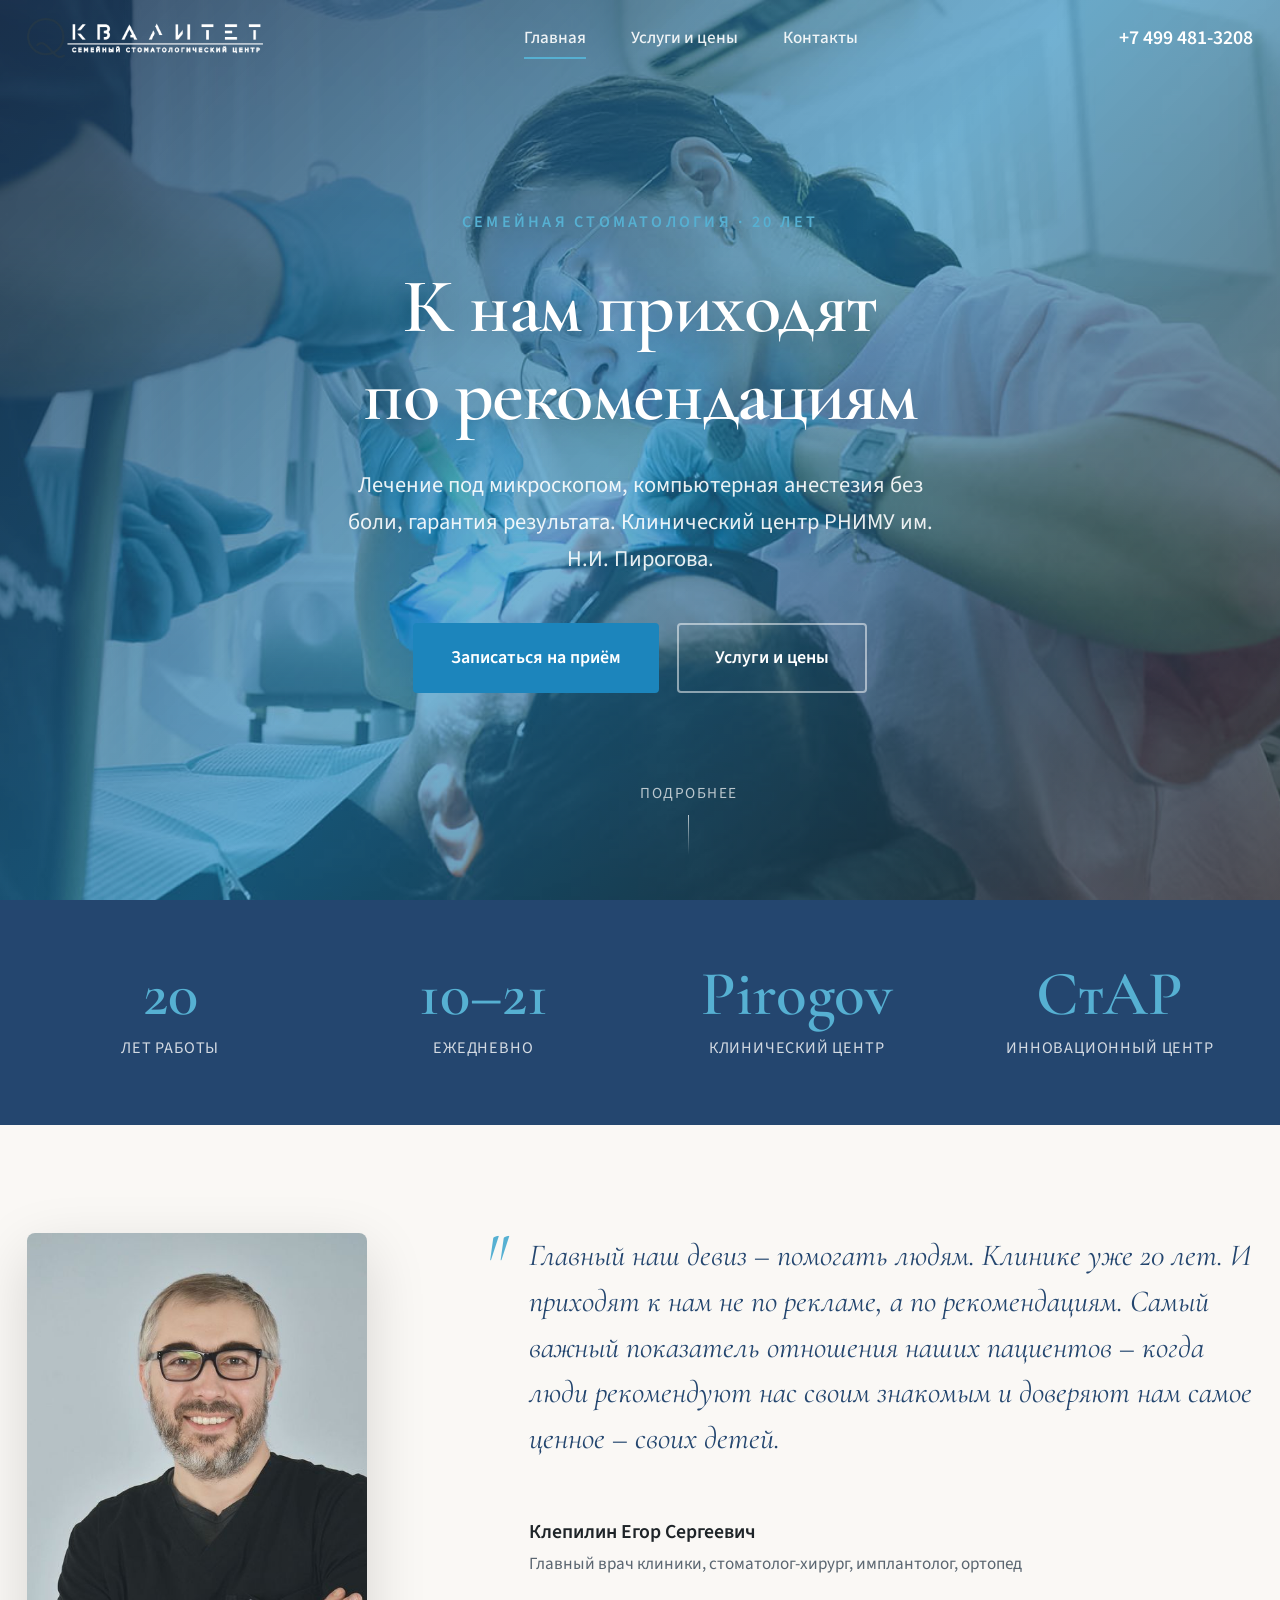
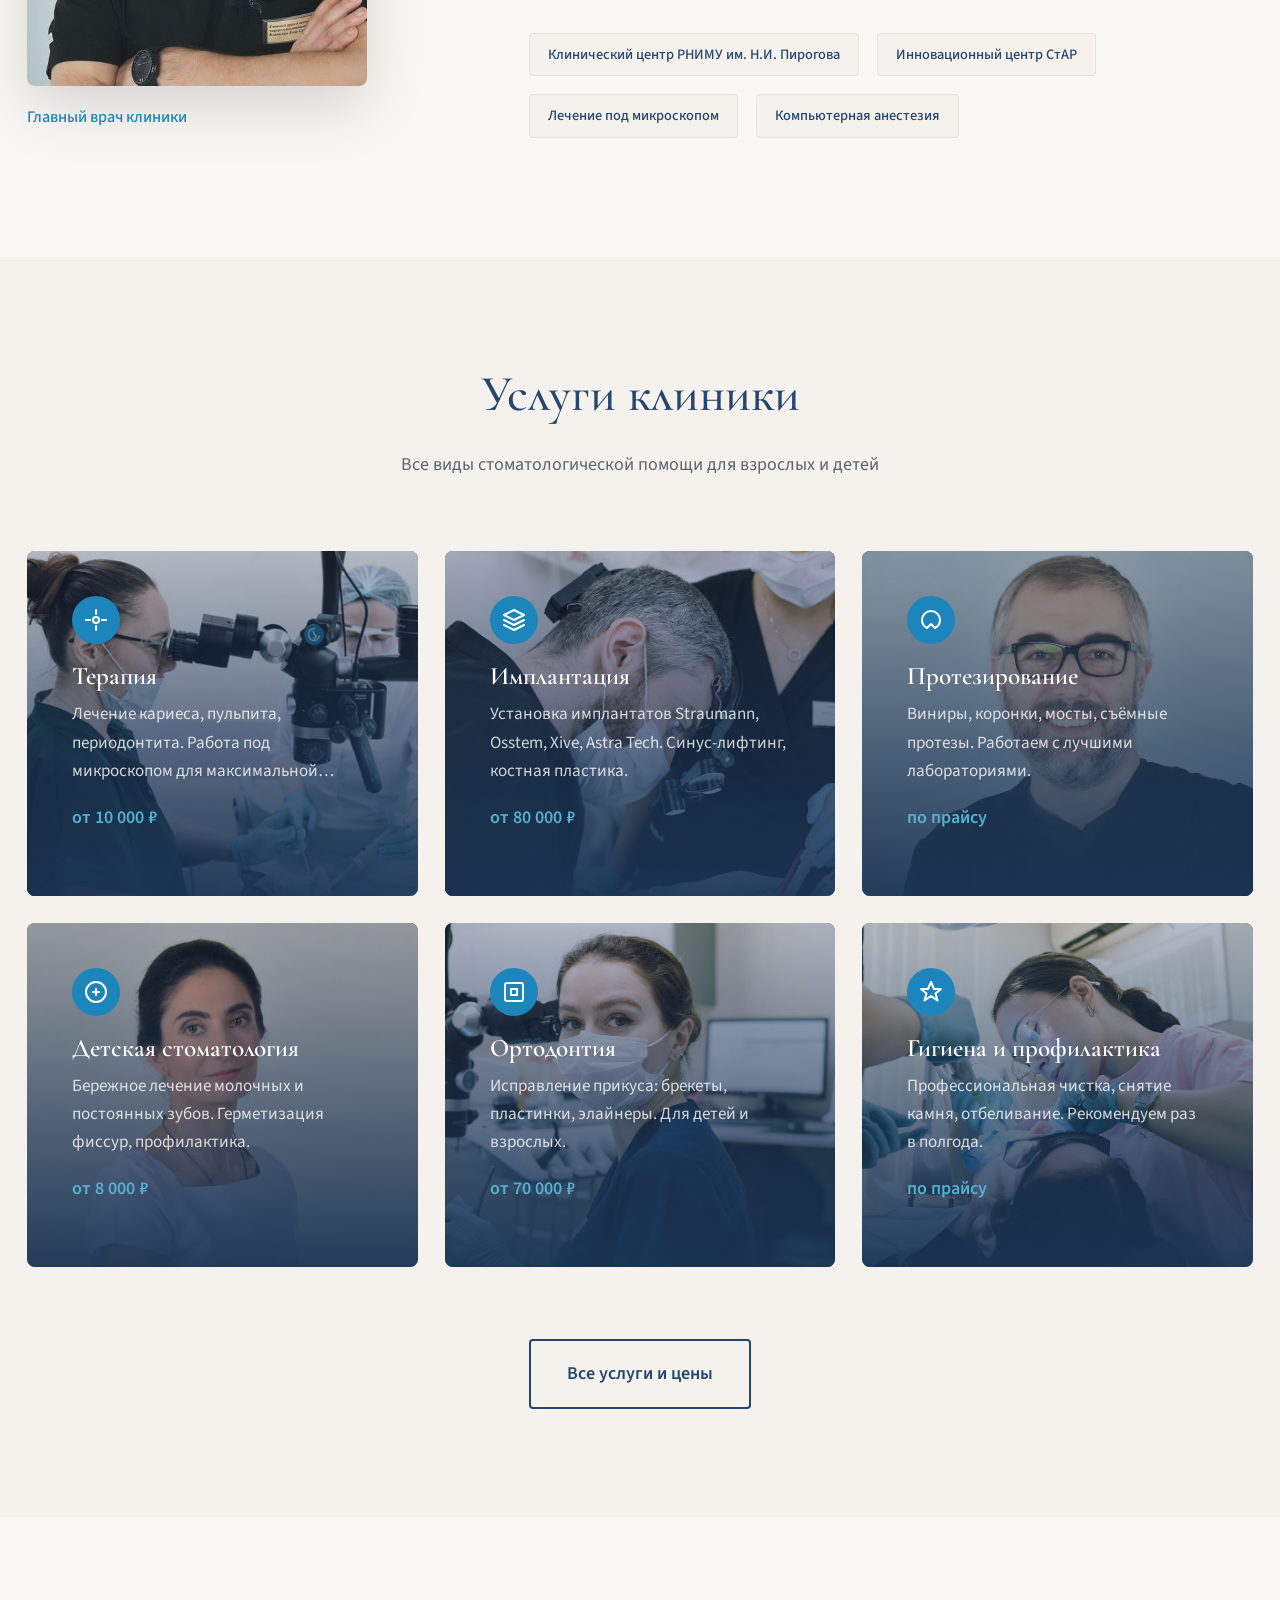
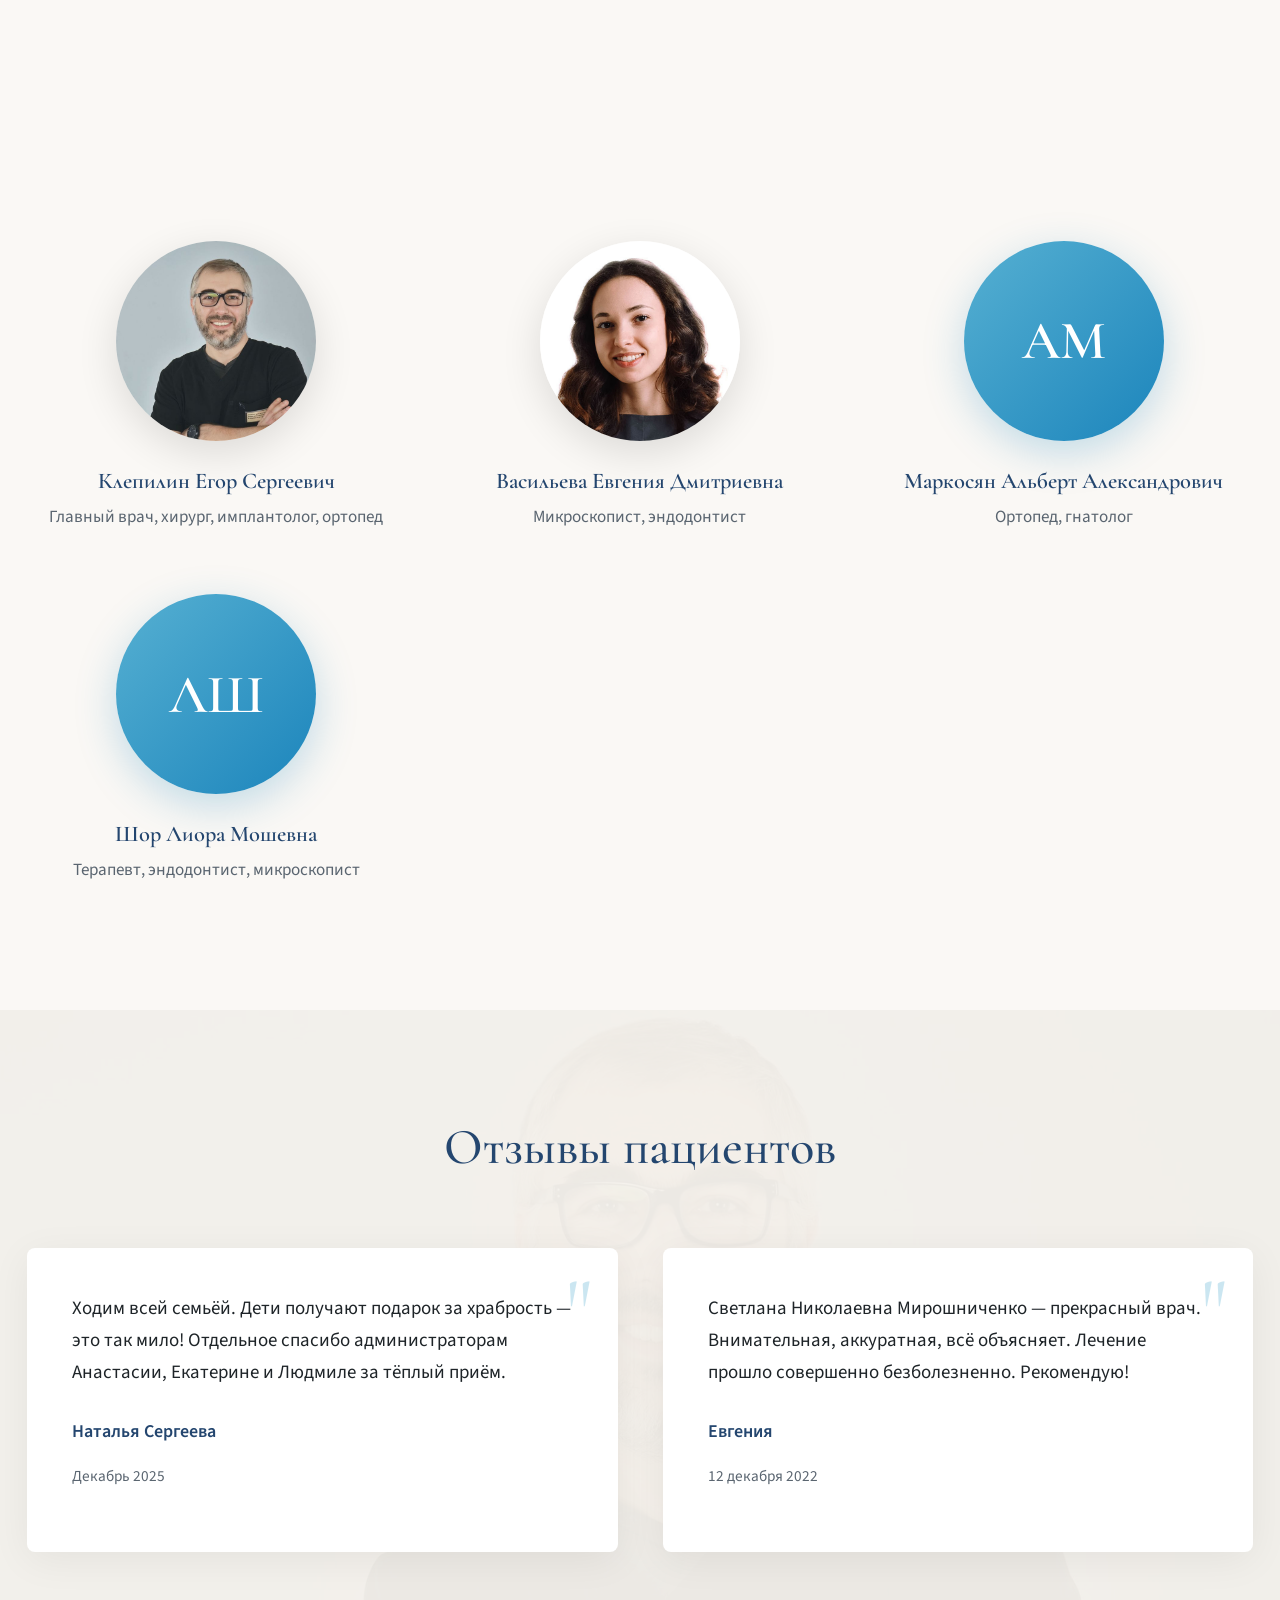
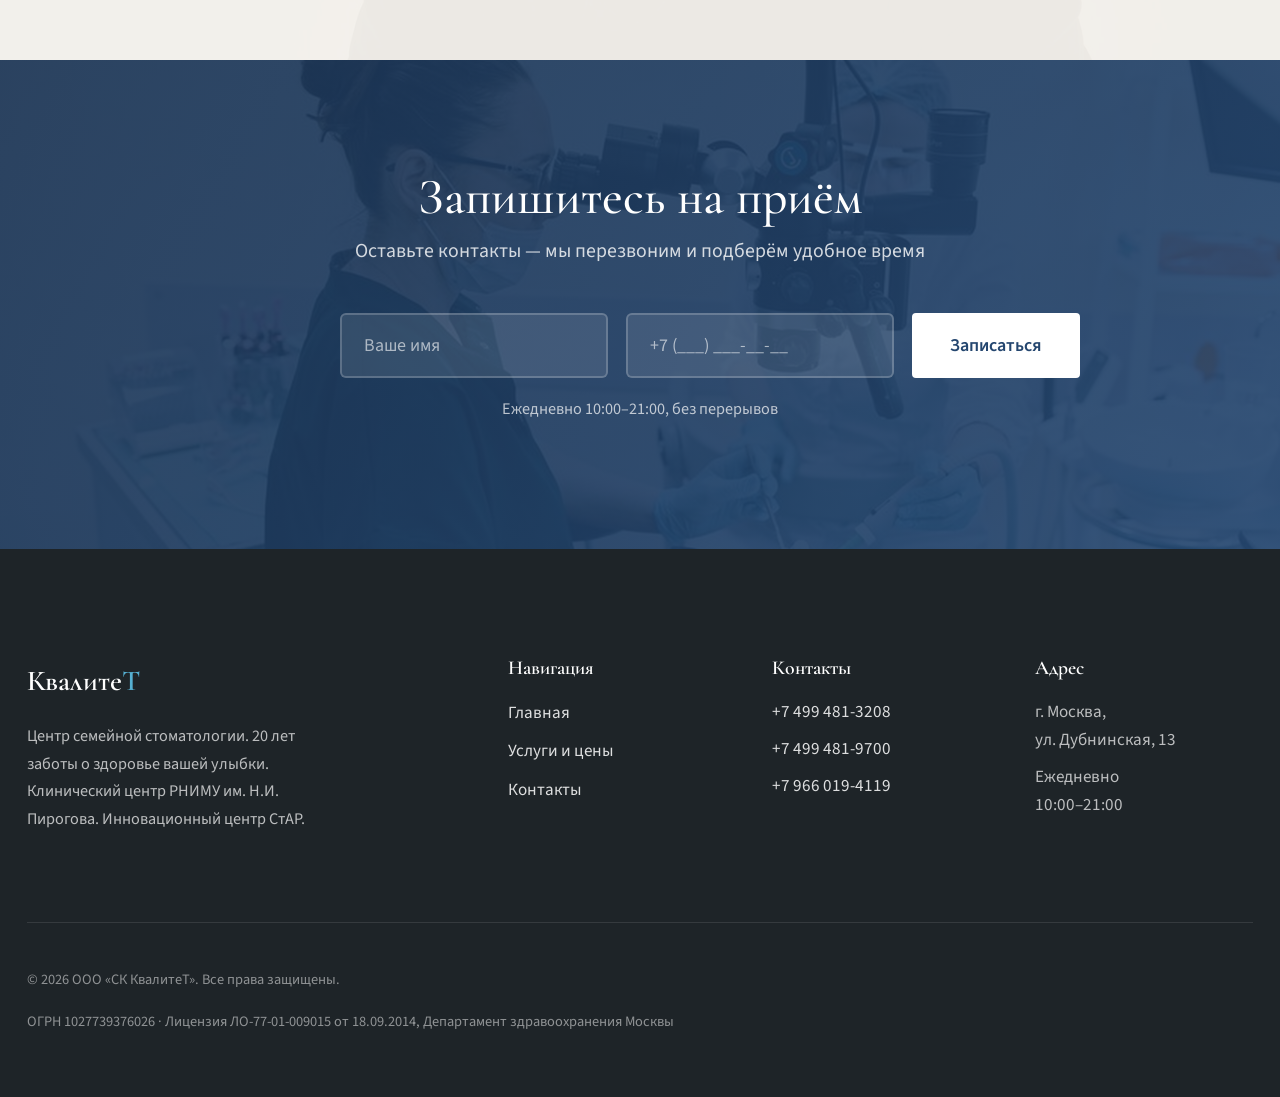
<file: kvalitet-clinic/index.html>
<!DOCTYPE html>
<html lang="ru">
<head>
  <meta charset="UTF-8">
  <meta name="viewport" content="width=device-width, initial-scale=1.0">
  <title>КвалитеТ — Семейная стоматология в Москве</title>
  <meta name="description" content="Стоматологическая клиника КвалитеТ — 20 лет заботы о здоровье вашей семьи. Москва, ул. Дубнинская, 13.">
  
  <!-- Fonts -->
  <link rel="preconnect" href="https://fonts.googleapis.com">
  <link rel="preconnect" href="https://fonts.gstatic.com" crossorigin>
  <link href="https://fonts.googleapis.com/css2?family=Cormorant+Garamond:ital,wght@0,400;0,500;0,600;1,400;1,500&family=Source+Sans+3:wght@400;500;600&display=swap" rel="stylesheet">
  
  <link rel="stylesheet" href="css/style.css">
</head>
<body>

  <!-- HEADER -->
  <header class="header" id="header">
    <div class="container">
      <div class="header__inner">
        <a href="index.html" class="logo">
          <img src="img/logo-white.png" alt="КвалитеТ — семейный стоматологический центр" class="logo__img">
        </a>
        
        <nav class="nav">
          <ul class="nav__list">
            <li><a href="index.html" class="nav__link nav__link--active">Главная</a></li>
            <li><a href="uslugi.html" class="nav__link">Услуги и цены</a></li>
            <li><a href="kontakty.html" class="nav__link">Контакты</a></li>
          </ul>
        </nav>
        
        <a href="tel:+74994813208" class="header__phone">+7 499 481-3208</a>
        
        <button class="menu-toggle" aria-label="Меню" onclick="toggleMobileNav()">
          <span></span>
          <span></span>
          <span></span>
        </button>
      </div>
      
      <nav class="mobile-nav" id="mobileNav">
        <ul class="mobile-nav__list">
          <li><a href="index.html" class="mobile-nav__link">Главная</a></li>
          <li><a href="uslugi.html" class="mobile-nav__link">Услуги и цены</a></li>
          <li><a href="kontakty.html" class="mobile-nav__link">Контакты</a></li>
        </ul>
      </nav>
    </div>
  </header>

  <!-- HERO - CINEMATIC -->
  <section class="hero">
    <div class="hero__bg">
      <img src="img/hero-treatment.jpg" alt="Лечение в клинике КвалитеТ" loading="eager">
    </div>
    <div class="hero__overlay"></div>
    
    <div class="hero__content">
      <span class="hero__eyebrow">Семейная стоматология · 20 лет</span>
      <h1 class="hero__title">К нам приходят по&nbsp;рекомендациям</h1>
      <p class="hero__subtitle">
        Лечение под микроскопом, компьютерная анестезия без боли, гарантия результата. 
        Клинический центр РНИМУ им. Н.И.&nbsp;Пирогова.
      </p>
      <div class="hero__actions">
        <a href="#booking" class="btn btn--primary">Записаться на приём</a>
        <a href="uslugi.html" class="btn btn--outline">Услуги и цены</a>
      </div>
    </div>
    
    <div class="hero__scroll">
      <span>Подробнее</span>
      <div class="hero__scroll-line"></div>
    </div>
  </section>

  <!-- STATS -->
  <section class="stats">
    <div class="container">
      <div class="stats__grid">
        <div class="stat fade-in">
          <div class="stat__number" data-count="20">20</div>
          <div class="stat__label">лет работы</div>
        </div>
        <div class="stat fade-in">
          <div class="stat__number">10–21</div>
          <div class="stat__label">ежедневно</div>
        </div>
        <div class="stat fade-in">
          <div class="stat__number">Pirogov</div>
          <div class="stat__label">клинический центр</div>
        </div>
        <div class="stat fade-in">
          <div class="stat__number">СтАР</div>
          <div class="stat__label">инновационный центр</div>
        </div>
      </div>
    </div>
  </section>

  <!-- ABOUT / QUOTE -->
  <section class="section">
    <div class="container">
      <div class="about">
        <div class="about__portrait fade-in">
          <img src="img/klepilin-portrait.jpg" alt="Клепилин Егор Сергеевич" class="about__portrait-img">
          <p class="about__portrait-label">Главный врач клиники</p>
        </div>
        
        <div class="about__content fade-in">
          <blockquote class="about__quote">
            Главный наш девиз – помогать людям. Клинике уже 20 лет. И приходят к нам не по рекламе, а по рекомендациям. Самый важный показатель отношения наших пациентов – когда люди рекомендуют нас своим знакомым и доверяют нам самое ценное – своих детей.
          </blockquote>
          <footer class="about__author">
            <strong>Клепилин Егор Сергеевич</strong>
            <span>Главный врач клиники, стоматолог-хирург, имплантолог, ортопед</span>
          </footer>
          
          <div class="about__badges">
            <span class="badge">Клинический центр РНИМУ им. Н.И. Пирогова</span>
            <span class="badge">Инновационный центр СтАР</span>
            <span class="badge">Лечение под микроскопом</span>
            <span class="badge">Компьютерная анестезия</span>
          </div>
        </div>
      </div>
    </div>
  </section>

  <!-- SERVICES -->
  <section class="section section--alt">
    <div class="container">
      <div class="section__header section__header--center fade-in">
        <h2>Услуги клиники</h2>
        <p class="text-muted">Все виды стоматологической помощи для взрослых и детей</p>
      </div>
      
      <div class="services-grid">
        <div class="service-card fade-in">
          <div class="service-card__bg">
            <img src="img/microscope.jpg" alt="Терапия под микроскопом">
          </div>
          <div class="service-card__overlay"></div>
          <div class="service-card__content">
            <div class="service-card__icon">
              <svg viewBox="0 0 24 24"><circle cx="12" cy="12" r="3"/><path d="M12 2v4m0 12v4M2 12h4m12 0h4"/></svg>
            </div>
            <h3 class="service-card__title">Терапия</h3>
            <p class="service-card__desc">Лечение кариеса, пульпита, периодонтита. Работа под микроскопом для максимальной точности.</p>
            <p class="service-card__price">от 10 000 ₽</p>
          </div>
        </div>
        
        <div class="service-card fade-in">
          <div class="service-card__bg">
            <img src="img/dentist-loupes.jpg" alt="Имплантация">
          </div>
          <div class="service-card__overlay"></div>
          <div class="service-card__content">
            <div class="service-card__icon">
              <svg viewBox="0 0 24 24"><path d="M12 2L2 7l10 5 10-5-10-5zM2 17l10 5 10-5M2 12l10 5 10-5"/></svg>
            </div>
            <h3 class="service-card__title">Имплантация</h3>
            <p class="service-card__desc">Установка имплантатов Straumann, Osstem, Xive, Astra Tech. Синус-лифтинг, костная пластика.</p>
            <p class="service-card__price">от 80 000 ₽</p>
          </div>
        </div>
        
        <div class="service-card fade-in">
          <div class="service-card__bg">
            <img src="img/clinic-action-1.jpg" alt="Протезирование">
          </div>
          <div class="service-card__overlay"></div>
          <div class="service-card__content">
            <div class="service-card__icon">
              <svg viewBox="0 0 24 24"><path d="M12 3a9 9 0 0 1 9 9c0 3.5-2 6.5-5 8l-4-4-4 4c-3-1.5-5-4.5-5-8a9 9 0 0 1 9-9z"/></svg>
            </div>
            <h3 class="service-card__title">Протезирование</h3>
            <p class="service-card__desc">Виниры, коронки, мосты, съёмные протезы. Работаем с лучшими лабораториями.</p>
            <p class="service-card__price">по прайсу</p>
          </div>
        </div>
        
        <div class="service-card fade-in">
          <div class="service-card__bg">
            <img src="img/clinic-action-2.jpg" alt="Детская стоматология">
          </div>
          <div class="service-card__overlay"></div>
          <div class="service-card__content">
            <div class="service-card__icon">
              <svg viewBox="0 0 24 24"><path d="M9 12h6m-3-3v6"/><circle cx="12" cy="12" r="10"/></svg>
            </div>
            <h3 class="service-card__title">Детская стоматология</h3>
            <p class="service-card__desc">Бережное лечение молочных и постоянных зубов. Герметизация фиссур, профилактика.</p>
            <p class="service-card__price">от 8 000 ₽</p>
          </div>
        </div>
        
        <div class="service-card fade-in">
          <div class="service-card__bg">
            <img src="img/clinic-action-3.jpg" alt="Ортодонтия">
          </div>
          <div class="service-card__overlay"></div>
          <div class="service-card__content">
            <div class="service-card__icon">
              <svg viewBox="0 0 24 24"><rect x="3" y="3" width="18" height="18" rx="2"/><path d="M9 9h6v6H9z"/></svg>
            </div>
            <h3 class="service-card__title">Ортодонтия</h3>
            <p class="service-card__desc">Исправление прикуса: брекеты, пластинки, элайнеры. Для детей и взрослых.</p>
            <p class="service-card__price">от 70 000 ₽</p>
          </div>
        </div>
        
        <div class="service-card fade-in">
          <div class="service-card__bg">
            <img src="img/hero-treatment.jpg" alt="Гигиена">
          </div>
          <div class="service-card__overlay"></div>
          <div class="service-card__content">
            <div class="service-card__icon">
              <svg viewBox="0 0 24 24"><path d="M12 2l3 7h7l-5.5 4.5 2 7L12 16l-6.5 4.5 2-7L2 9h7z"/></svg>
            </div>
            <h3 class="service-card__title">Гигиена и профилактика</h3>
            <p class="service-card__desc">Профессиональная чистка, снятие камня, отбеливание. Рекомендуем раз в полгода.</p>
            <p class="service-card__price">по прайсу</p>
          </div>
        </div>
      </div>
      
      <div class="text-center" style="margin-top: var(--space-xl);">
        <a href="uslugi.html" class="btn btn--outline-dark">Все услуги и цены</a>
      </div>
    </div>
  </section>

  <!-- DOCTORS -->
  <section class="section">
    <div class="container">
      <div class="section__header section__header--center fade-in">
        <h2>Наши специалисты</h2>
        <p class="text-muted">Врачи постоянно повышают квалификацию в России, Германии, Швеции, Швейцарии</p>
      </div>
      
      <div class="doctors-grid">
        <div class="doctor-card fade-in">
          <div class="doctor-card__portrait">
            <img src="img/klepilin-portrait.jpg" alt="Клепилин Егор Сергеевич">
          </div>
          <h3 class="doctor-card__name">Клепилин Егор Сергеевич</h3>
          <p class="doctor-card__title">Главный врач, хирург, имплантолог, ортопед</p>
        </div>
        
        <div class="doctor-card fade-in">
          <div class="doctor-card__portrait">
            <img src="img/vasileva.jpg" alt="Васильева Евгения Дмитриевна">
          </div>
          <h3 class="doctor-card__name">Васильева Евгения Дмитриевна</h3>
          <p class="doctor-card__title">Микроскопист, эндодонтист</p>
        </div>
        
        <div class="doctor-card fade-in">
          <div class="doctor-card__avatar">АМ</div>
          <h3 class="doctor-card__name">Маркосян Альберт Александрович</h3>
          <p class="doctor-card__title">Ортопед, гнатолог</p>
        </div>
        
        <div class="doctor-card fade-in">
          <div class="doctor-card__avatar">ЛШ</div>
          <h3 class="doctor-card__name">Шор Лиора Мошевна</h3>
          <p class="doctor-card__title">Терапевт, эндодонтист, микроскопист</p>
        </div>
      </div>
    </div>
  </section>

  <!-- REVIEWS -->
  <section class="section section--alt reviews">
    <div class="reviews__bg">
      <img src="img/clinic-action-1.jpg" alt="">
    </div>
    <div class="container">
      <div class="section__header section__header--center fade-in">
        <h2>Отзывы пациентов</h2>
      </div>
      
      <div class="reviews-grid">
        <div class="review-card fade-in">
          <p class="review-card__text">
            Ходим всей семьёй. Дети получают подарок за храбрость — это так мило! 
            Отдельное спасибо администраторам Анастасии, Екатерине и Людмиле за тёплый приём.
          </p>
          <p class="review-card__author">Наталья Сергеева</p>
          <p class="review-card__date">Декабрь 2025</p>
        </div>
        
        <div class="review-card fade-in">
          <p class="review-card__text">
            Светлана Николаевна Мирошниченко — прекрасный врач. Внимательная, аккуратная, 
            всё объясняет. Лечение прошло совершенно безболезненно. Рекомендую!
          </p>
          <p class="review-card__author">Евгения</p>
          <p class="review-card__date">12 декабря 2022</p>
        </div>
      </div>
    </div>
  </section>

  <!-- BOOKING -->
  <section class="section section--navy booking" id="booking">
    <div class="booking__bg">
      <img src="img/microscope.jpg" alt="">
    </div>
    <div class="booking__overlay"></div>
    <div class="container">
      <div class="booking__inner fade-in">
        <h2>Запишитесь на приём</h2>
        <p class="booking__subtitle">Оставьте контакты — мы перезвоним и подберём удобное время</p>
        
        <form class="booking-form" onsubmit="handleSubmit(event)">
          <input type="text" class="form-input" placeholder="Ваше имя" required>
          <input type="tel" class="form-input" placeholder="+7 (___) ___-__-__" required>
          <button type="submit" class="btn btn--primary">Записаться</button>
        </form>
        
        <p class="text-sm" style="margin-top: var(--space-sm); opacity: 0.7;">
          Ежедневно 10:00–21:00, без перерывов
        </p>
      </div>
    </div>
  </section>

  <!-- FOOTER -->
  <footer class="footer">
    <div class="container">
      <div class="footer__grid">
        <div class="footer__brand">
          <div class="footer__logo">Квалите<span>Т</span></div>
          <p class="footer__desc">
            Центр семейной стоматологии. 20 лет заботы о здоровье вашей улыбки. 
            Клинический центр РНИМУ им. Н.И. Пирогова. Инновационный центр СтАР.
          </p>
        </div>
        
        <div>
          <h4 class="footer__title">Навигация</h4>
          <ul class="footer__list">
            <li><a href="index.html">Главная</a></li>
            <li><a href="uslugi.html">Услуги и цены</a></li>
            <li><a href="kontakty.html">Контакты</a></li>
          </ul>
        </div>
        
        <div>
          <h4 class="footer__title">Контакты</h4>
          <p class="footer__contact-item"><a href="tel:+74994813208">+7 499 481-3208</a></p>
          <p class="footer__contact-item"><a href="tel:+74994819700">+7 499 481-9700</a></p>
          <p class="footer__contact-item"><a href="tel:+79660194119">+7 966 019-4119</a></p>
        </div>
        
        <div>
          <h4 class="footer__title">Адрес</h4>
          <p class="footer__contact-item">г. Москва,<br>ул. Дубнинская, 13</p>
          <p class="footer__contact-item">Ежедневно<br>10:00–21:00</p>
        </div>
      </div>
      
      <div class="footer__bottom">
        <p>© 2026 ООО «СК КвалитеТ». Все права защищены.</p>
        <p class="footer__legal">
          ОГРН 1027739376026 · Лицензия ЛО-77-01-009015 от 18.09.2014, Департамент здравоохранения Москвы
        </p>
      </div>
    </div>
  </footer>

  <script>
    // Mobile nav toggle
    function toggleMobileNav() {
      document.getElementById('mobileNav').classList.toggle('is-open');
    }
    
    // Form handler
    function handleSubmit(e) {
      e.preventDefault();
      alert('Спасибо! Мы перезвоним вам в ближайшее время.');
    }
    
    // Sticky header with blur
    const header = document.getElementById('header');
    let lastScroll = 0;
    
    window.addEventListener('scroll', () => {
      const currentScroll = window.pageYOffset;
      if (currentScroll > 50) {
        header.classList.add('is-scrolled');
      } else {
        header.classList.remove('is-scrolled');
      }
      lastScroll = currentScroll;
    }, { passive: true });
    
    // Intersection Observer for fade-in animations
    const observerOptions = {
      root: null,
      rootMargin: '0px',
      threshold: 0.1
    };
    
    const fadeObserver = new IntersectionObserver((entries) => {
      entries.forEach(entry => {
        if (entry.isIntersecting) {
          entry.target.classList.add('is-visible');
          fadeObserver.unobserve(entry.target);
        }
      });
    }, observerOptions);
    
    // Observe all fade-in elements
    document.querySelectorAll('.fade-in').forEach(el => {
      fadeObserver.observe(el);
    });
    
    // Respect reduced motion
    if (window.matchMedia('(prefers-reduced-motion: reduce)').matches) {
      document.querySelectorAll('.fade-in').forEach(el => {
        el.classList.add('is-visible');
      });
    }
  </script>

</body>
</html>
</file>
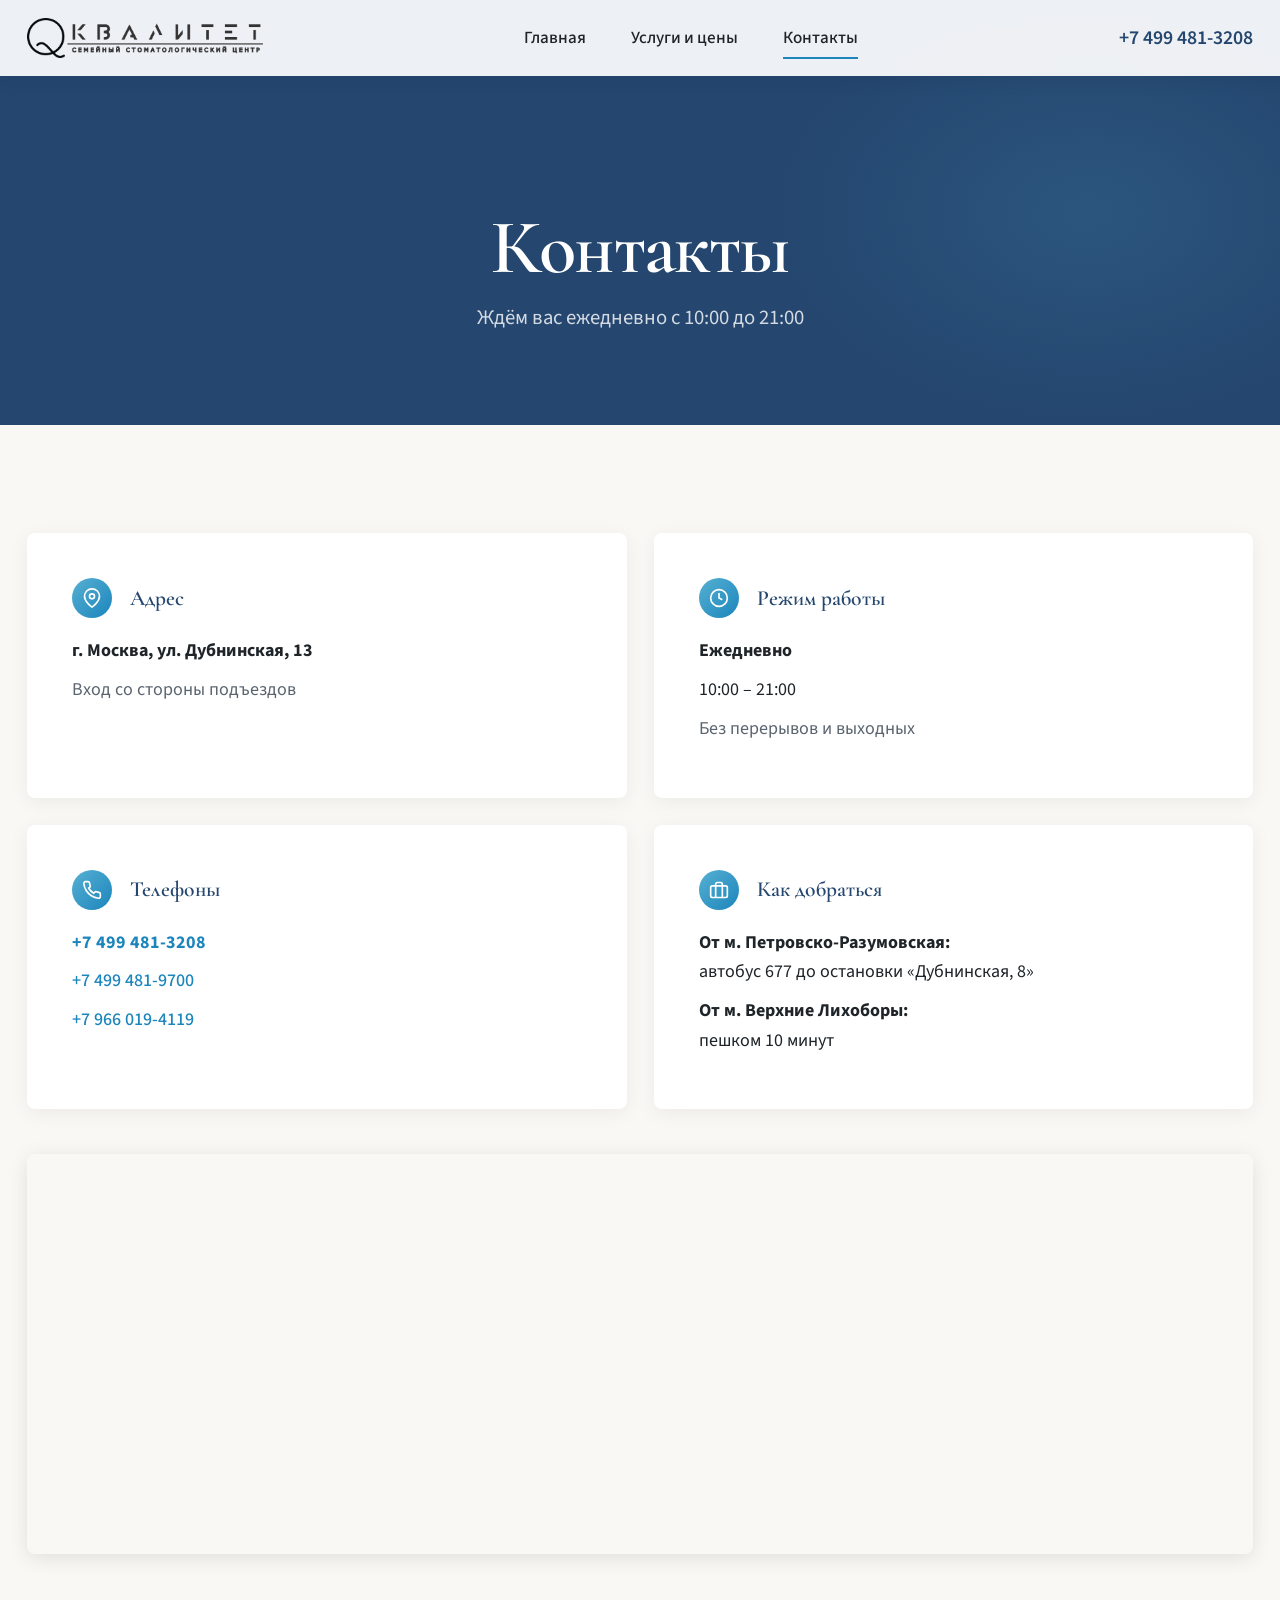
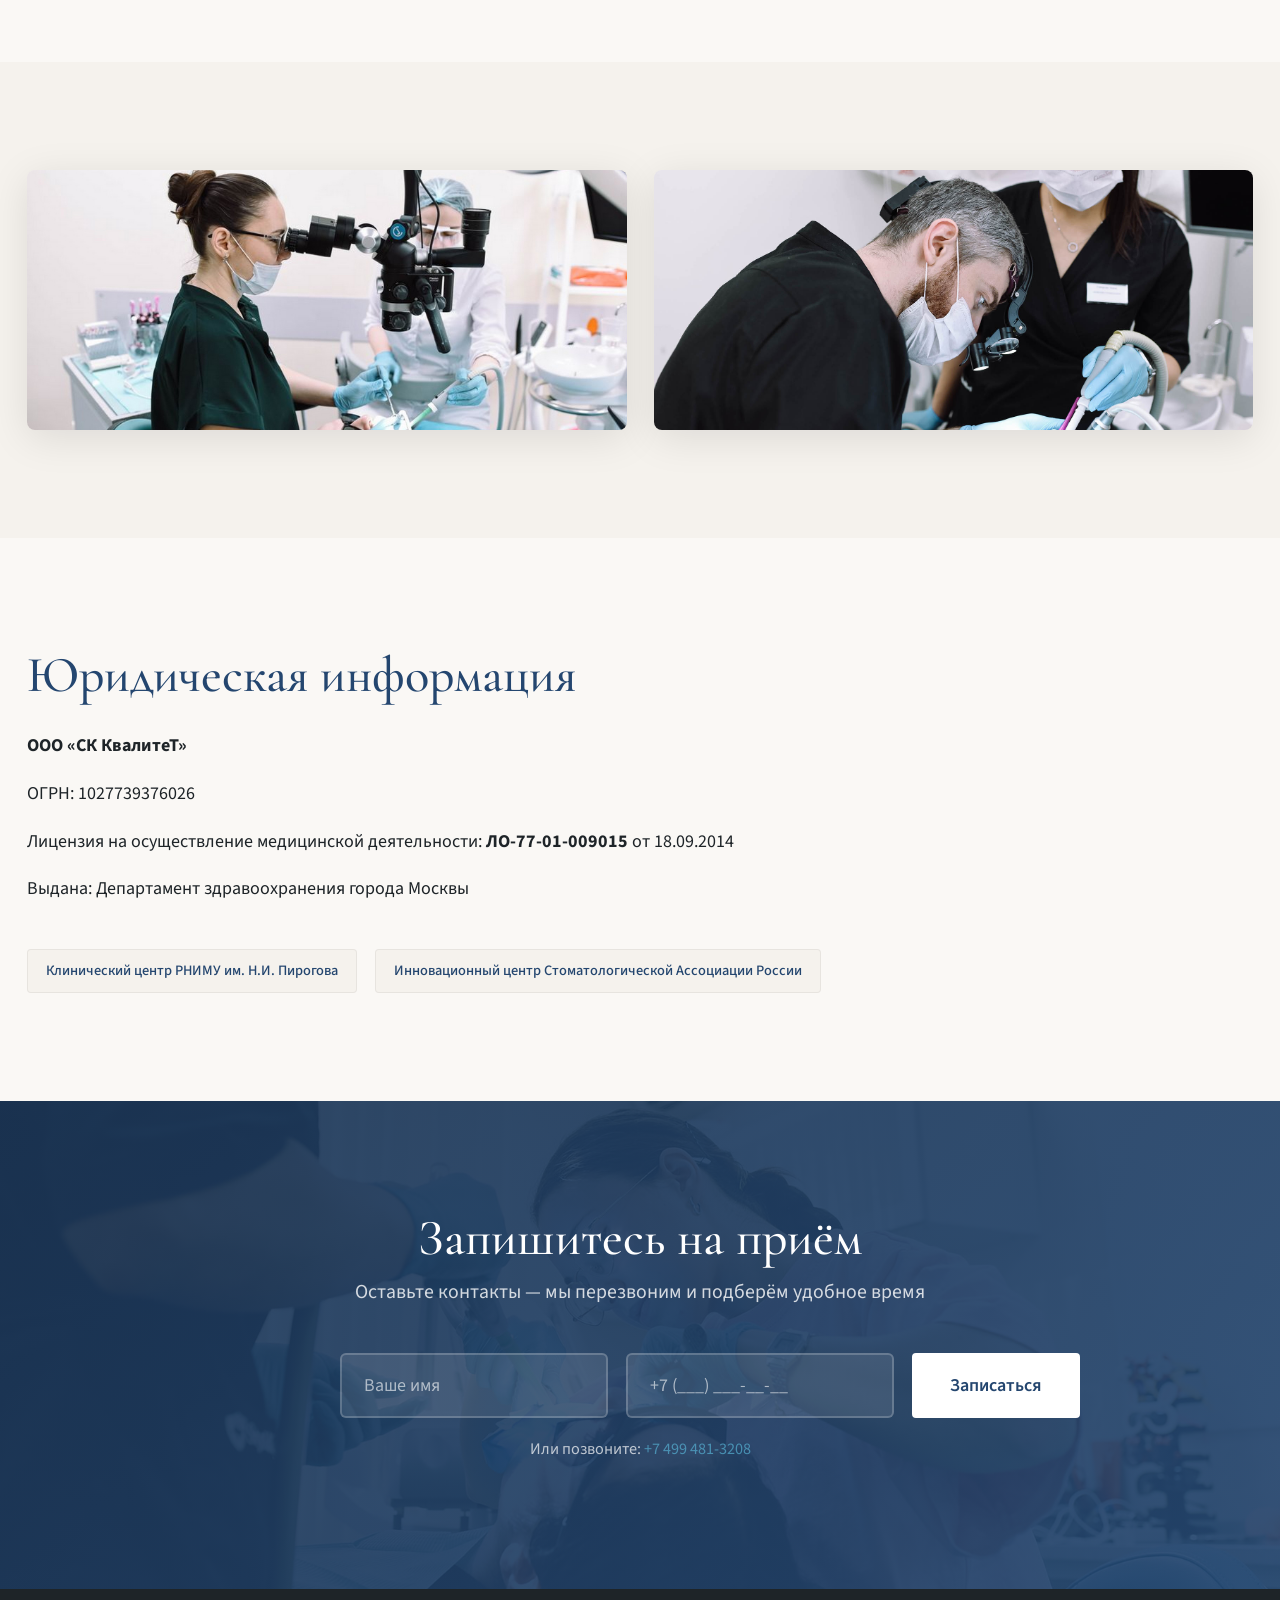
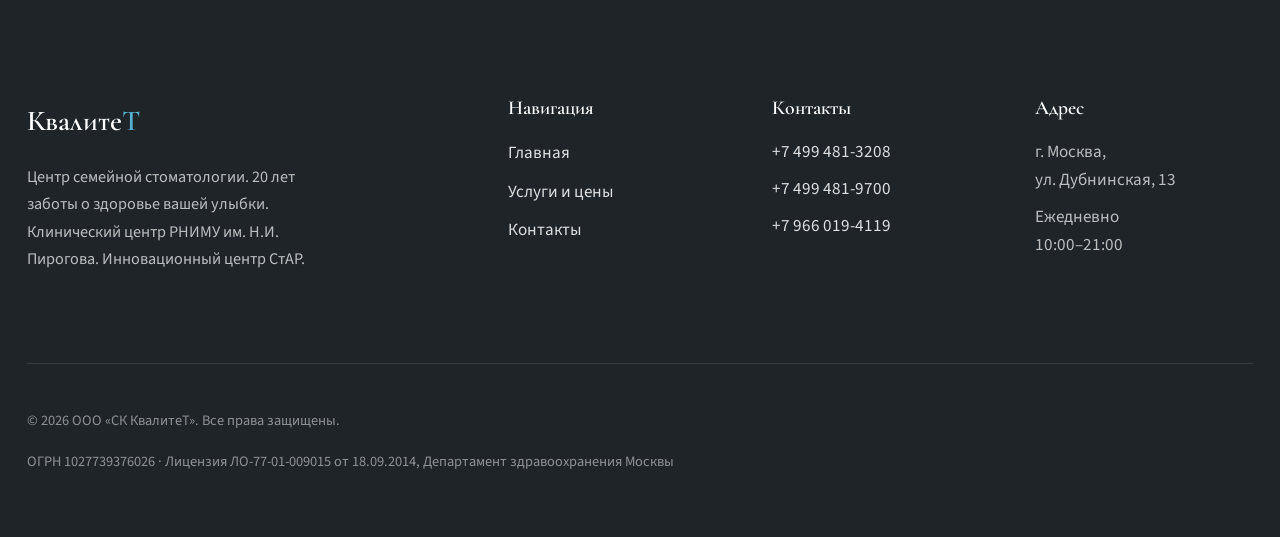
<file: kvalitet-clinic/kontakty.html>
<!DOCTYPE html>
<html lang="ru">
<head>
  <meta charset="UTF-8">
  <meta name="viewport" content="width=device-width, initial-scale=1.0">
  <title>Контакты — КвалитеТ</title>
  <meta name="description" content="Контакты стоматологии КвалитеТ: адрес, телефоны, как добраться. Москва, ул. Дубнинская, 13.">
  
  <!-- Fonts -->
  <link rel="preconnect" href="https://fonts.googleapis.com">
  <link rel="preconnect" href="https://fonts.gstatic.com" crossorigin>
  <link href="https://fonts.googleapis.com/css2?family=Cormorant+Garamond:ital,wght@0,400;0,500;0,600;1,400;1,500&family=Source+Sans+3:wght@400;500;600&display=swap" rel="stylesheet">
  
  <link rel="stylesheet" href="css/style.css">
</head>
<body>

  <!-- HEADER -->
  <header class="header is-scrolled" id="header">
    <div class="container">
      <div class="header__inner">
        <a href="index.html" class="logo">
          <img src="img/logo-white.png" alt="КвалитеТ — семейный стоматологический центр" class="logo__img">
        </a>
        
        <nav class="nav">
          <ul class="nav__list">
            <li><a href="index.html" class="nav__link">Главная</a></li>
            <li><a href="uslugi.html" class="nav__link">Услуги и цены</a></li>
            <li><a href="kontakty.html" class="nav__link nav__link--active">Контакты</a></li>
          </ul>
        </nav>
        
        <a href="tel:+74994813208" class="header__phone">+7 499 481-3208</a>
        
        <button class="menu-toggle" aria-label="Меню" onclick="toggleMobileNav()">
          <span></span>
          <span></span>
          <span></span>
        </button>
      </div>
      
      <nav class="mobile-nav" id="mobileNav">
        <ul class="mobile-nav__list">
          <li><a href="index.html" class="mobile-nav__link">Главная</a></li>
          <li><a href="uslugi.html" class="mobile-nav__link">Услуги и цены</a></li>
          <li><a href="kontakty.html" class="mobile-nav__link">Контакты</a></li>
        </ul>
      </nav>
    </div>
  </header>

  <!-- PAGE HEADER -->
  <section class="page-header">
    <div class="container">
      <h1>Контакты</h1>
      <p class="page-header__subtitle">Ждём вас ежедневно с 10:00 до 21:00</p>
    </div>
  </section>

  <!-- CONTACTS -->
  <section class="section">
    <div class="container">
      <div class="contact-grid">
        
        <div class="contact-block fade-in">
          <h3 class="contact-block__title">
            <span class="contact-block__icon">
              <svg viewBox="0 0 24 24"><path d="M21 10c0 7-9 13-9 13s-9-6-9-13a9 9 0 0 1 18 0z"/><circle cx="12" cy="10" r="3"/></svg>
            </span>
            Адрес
          </h3>
          <p><strong>г. Москва, ул. Дубнинская, 13</strong></p>
          <p class="text-muted">Вход со стороны подъездов</p>
        </div>
        
        <div class="contact-block fade-in">
          <h3 class="contact-block__title">
            <span class="contact-block__icon">
              <svg viewBox="0 0 24 24"><circle cx="12" cy="12" r="10"/><polyline points="12 6 12 12 16 14"/></svg>
            </span>
            Режим работы
          </h3>
          <p><strong>Ежедневно</strong></p>
          <p>10:00 – 21:00</p>
          <p class="text-muted">Без перерывов и выходных</p>
        </div>
        
        <div class="contact-block fade-in">
          <h3 class="contact-block__title">
            <span class="contact-block__icon">
              <svg viewBox="0 0 24 24"><path d="M22 16.92v3a2 2 0 0 1-2.18 2 19.79 19.79 0 0 1-8.63-3.07 19.5 19.5 0 0 1-6-6 19.79 19.79 0 0 1-3.07-8.67A2 2 0 0 1 4.11 2h3a2 2 0 0 1 2 1.72 12.84 12.84 0 0 0 .7 2.81 2 2 0 0 1-.45 2.11L8.09 9.91a16 16 0 0 0 6 6l1.27-1.27a2 2 0 0 1 2.11-.45 12.84 12.84 0 0 0 2.81.7A2 2 0 0 1 22 16.92z"/></svg>
            </span>
            Телефоны
          </h3>
          <p><a href="tel:+74994813208"><strong>+7 499 481-3208</strong></a></p>
          <p><a href="tel:+74994819700">+7 499 481-9700</a></p>
          <p><a href="tel:+79660194119">+7 966 019-4119</a></p>
        </div>
        
        <div class="contact-block fade-in">
          <h3 class="contact-block__title">
            <span class="contact-block__icon">
              <svg viewBox="0 0 24 24"><rect x="2" y="7" width="20" height="14" rx="2" ry="2"/><path d="M16 21V5a2 2 0 0 0-2-2h-4a2 2 0 0 0-2 2v16"/></svg>
            </span>
            Как добраться
          </h3>
          <p><strong>От м. Петровско-Разумовская:</strong><br>автобус 677 до остановки «Дубнинская, 8»</p>
          <p><strong>От м. Верхние Лихоборы:</strong><br>пешком 10 минут</p>
        </div>
        
      </div>
      
      <!-- Map -->
      <div class="map-container fade-in">
        <iframe 
          src="https://yandex.ru/map-widget/v1/?um=constructor%3A1a1a1a1a1a1a1a1a1a1a1a1a1a1a1a1a1a1a1a1a&amp;source=constructor&amp;ll=37.545259%2C55.871424&amp;z=16&amp;pt=37.545259%2C55.871424%2Cpm2blm"
          allowfullscreen="true"
          loading="lazy"
          title="Карта: КвалитеТ, ул. Дубнинская, 13">
        </iframe>
      </div>
    </div>
  </section>

  <!-- CLINIC PHOTO -->
  <section class="section section--alt">
    <div class="container">
      <div style="display: grid; gap: var(--space-lg); align-items: center;" class="fade-in">
        <div style="display: grid; grid-template-columns: repeat(auto-fit, minmax(280px, 1fr)); gap: var(--space-md);">
          <img src="img/microscope.jpg" alt="Лечение под микроскопом в клинике КвалитеТ" style="border-radius: 8px; box-shadow: 0 8px 40px rgba(0,0,0,0.1); width: 100%; height: 260px; object-fit: cover;">
          <img src="img/dentist-loupes.jpg" alt="Работа с увеличением в клинике КвалитеТ" style="border-radius: 8px; box-shadow: 0 8px 40px rgba(0,0,0,0.1); width: 100%; height: 260px; object-fit: cover;">
        </div>
      </div>
    </div>
  </section>

  <!-- LICENSE INFO -->
  <section class="section">
    <div class="container">
      <h2 class="fade-in">Юридическая информация</h2>
      
      <div style="margin-top: var(--space-md);" class="fade-in">
        <p><strong>ООО «СК КвалитеТ»</strong></p>
        <p>ОГРН: 1027739376026</p>
        <p>Лицензия на осуществление медицинской деятельности: <strong>ЛО-77-01-009015</strong> от 18.09.2014</p>
        <p>Выдана: Департамент здравоохранения города Москвы</p>
      </div>
      
      <div class="about__badges fade-in" style="margin-top: var(--space-lg); padding-left: 0;">
        <span class="badge">Клинический центр РНИМУ им. Н.И. Пирогова</span>
        <span class="badge">Инновационный центр Стоматологической Ассоциации России</span>
      </div>
    </div>
  </section>

  <!-- BOOKING -->
  <section class="section section--navy booking" id="booking">
    <div class="booking__bg">
      <img src="img/hero-treatment.jpg" alt="">
    </div>
    <div class="booking__overlay"></div>
    <div class="container">
      <div class="booking__inner fade-in">
        <h2>Запишитесь на приём</h2>
        <p class="booking__subtitle">Оставьте контакты — мы перезвоним и подберём удобное время</p>
        
        <form class="booking-form" onsubmit="handleSubmit(event)">
          <input type="text" class="form-input" placeholder="Ваше имя" required>
          <input type="tel" class="form-input" placeholder="+7 (___) ___-__-__" required>
          <button type="submit" class="btn btn--primary">Записаться</button>
        </form>
        
        <p class="text-sm" style="margin-top: var(--space-sm); opacity: 0.7;">
          Или позвоните: <a href="tel:+74994813208" style="color: var(--cyan-light);">+7 499 481-3208</a>
        </p>
      </div>
    </div>
  </section>

  <!-- FOOTER -->
  <footer class="footer">
    <div class="container">
      <div class="footer__grid">
        <div class="footer__brand">
          <div class="footer__logo">Квалите<span>Т</span></div>
          <p class="footer__desc">
            Центр семейной стоматологии. 20 лет заботы о здоровье вашей улыбки. 
            Клинический центр РНИМУ им. Н.И. Пирогова. Инновационный центр СтАР.
          </p>
        </div>
        
        <div>
          <h4 class="footer__title">Навигация</h4>
          <ul class="footer__list">
            <li><a href="index.html">Главная</a></li>
            <li><a href="uslugi.html">Услуги и цены</a></li>
            <li><a href="kontakty.html">Контакты</a></li>
          </ul>
        </div>
        
        <div>
          <h4 class="footer__title">Контакты</h4>
          <p class="footer__contact-item"><a href="tel:+74994813208">+7 499 481-3208</a></p>
          <p class="footer__contact-item"><a href="tel:+74994819700">+7 499 481-9700</a></p>
          <p class="footer__contact-item"><a href="tel:+79660194119">+7 966 019-4119</a></p>
        </div>
        
        <div>
          <h4 class="footer__title">Адрес</h4>
          <p class="footer__contact-item">г. Москва,<br>ул. Дубнинская, 13</p>
          <p class="footer__contact-item">Ежедневно<br>10:00–21:00</p>
        </div>
      </div>
      
      <div class="footer__bottom">
        <p>© 2026 ООО «СК КвалитеТ». Все права защищены.</p>
        <p class="footer__legal">
          ОГРН 1027739376026 · Лицензия ЛО-77-01-009015 от 18.09.2014, Департамент здравоохранения Москвы
        </p>
      </div>
    </div>
  </footer>

  <script>
    // Mobile nav toggle
    function toggleMobileNav() {
      document.getElementById('mobileNav').classList.toggle('is-open');
    }
    
    // Form handler
    function handleSubmit(e) {
      e.preventDefault();
      alert('Спасибо! Мы перезвоним вам в ближайшее время.');
    }
    
    // Intersection Observer for fade-in animations
    const observerOptions = {
      root: null,
      rootMargin: '0px',
      threshold: 0.1
    };
    
    const fadeObserver = new IntersectionObserver((entries) => {
      entries.forEach(entry => {
        if (entry.isIntersecting) {
          entry.target.classList.add('is-visible');
          fadeObserver.unobserve(entry.target);
        }
      });
    }, observerOptions);
    
    // Observe all fade-in elements
    document.querySelectorAll('.fade-in').forEach(el => {
      fadeObserver.observe(el);
    });
    
    // Respect reduced motion
    if (window.matchMedia('(prefers-reduced-motion: reduce)').matches) {
      document.querySelectorAll('.fade-in').forEach(el => {
        el.classList.add('is-visible');
      });
    }
  </script>

</body>
</html>
</file>
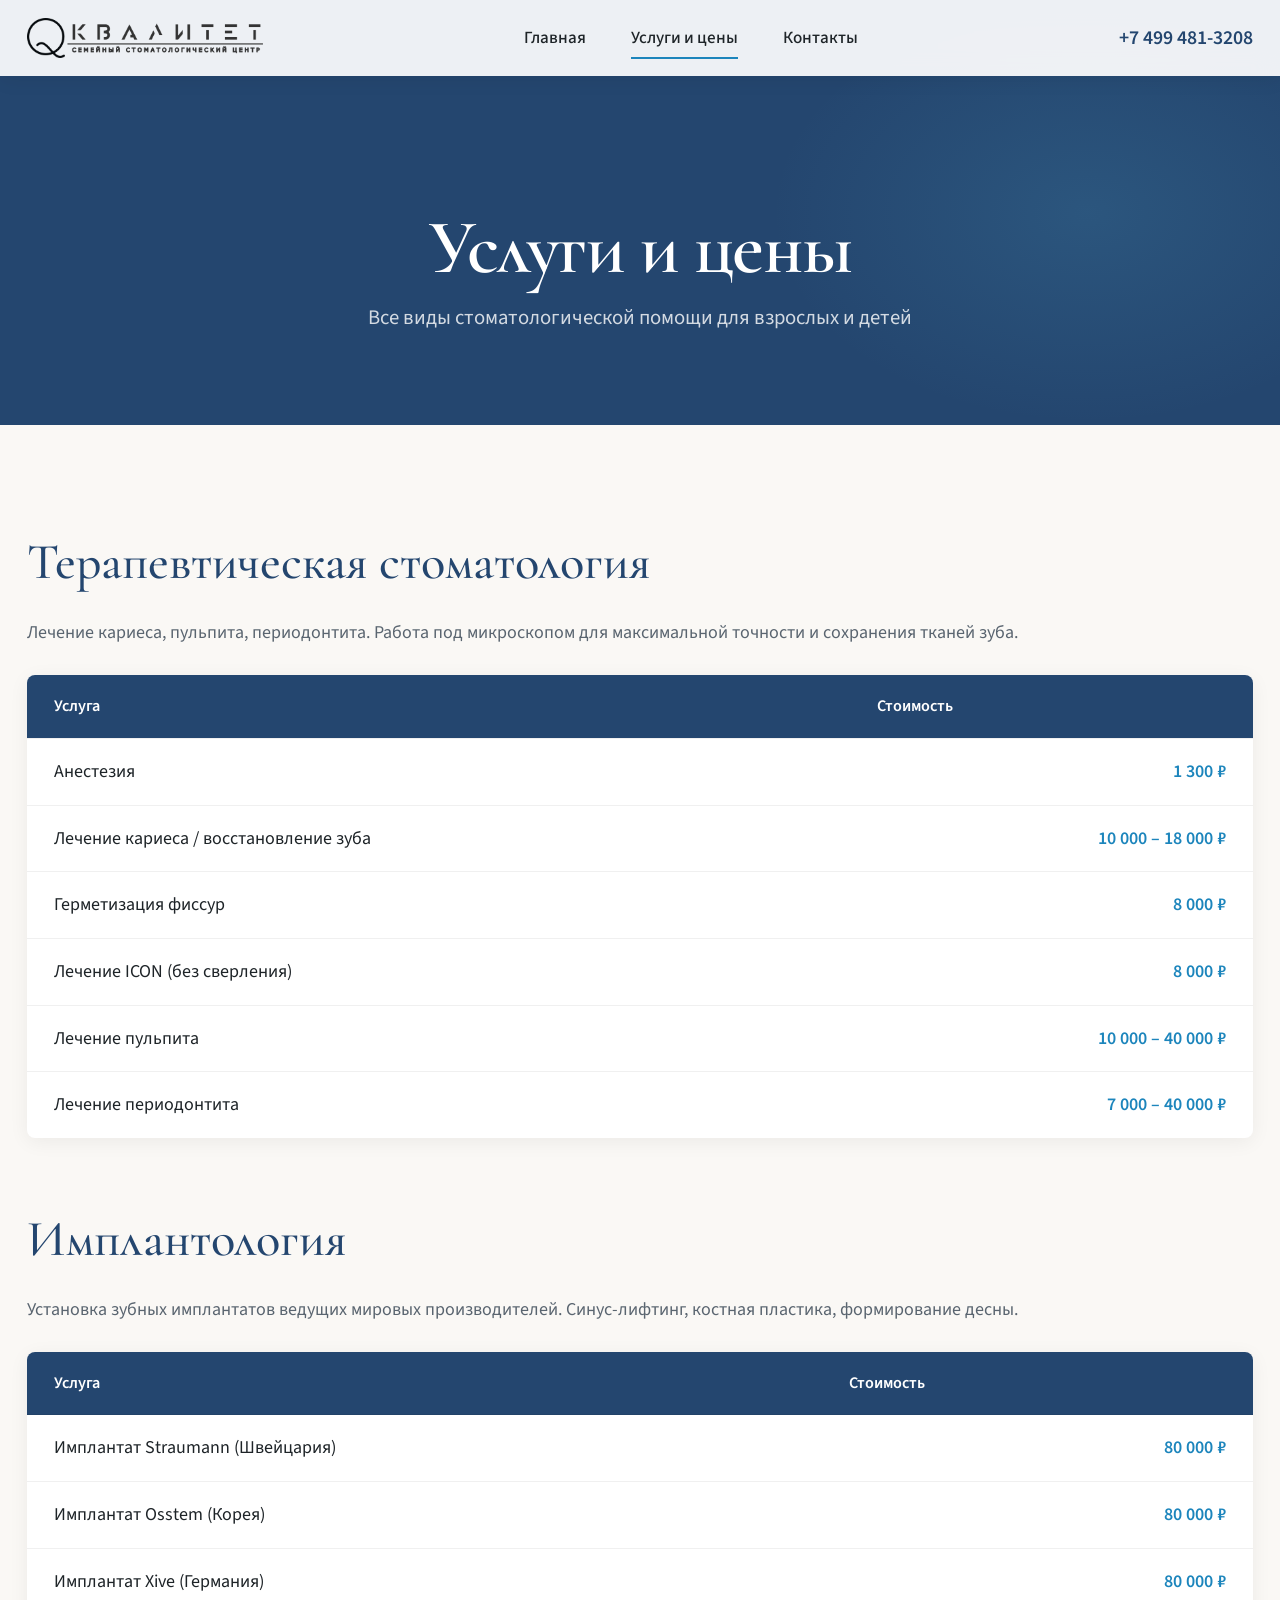
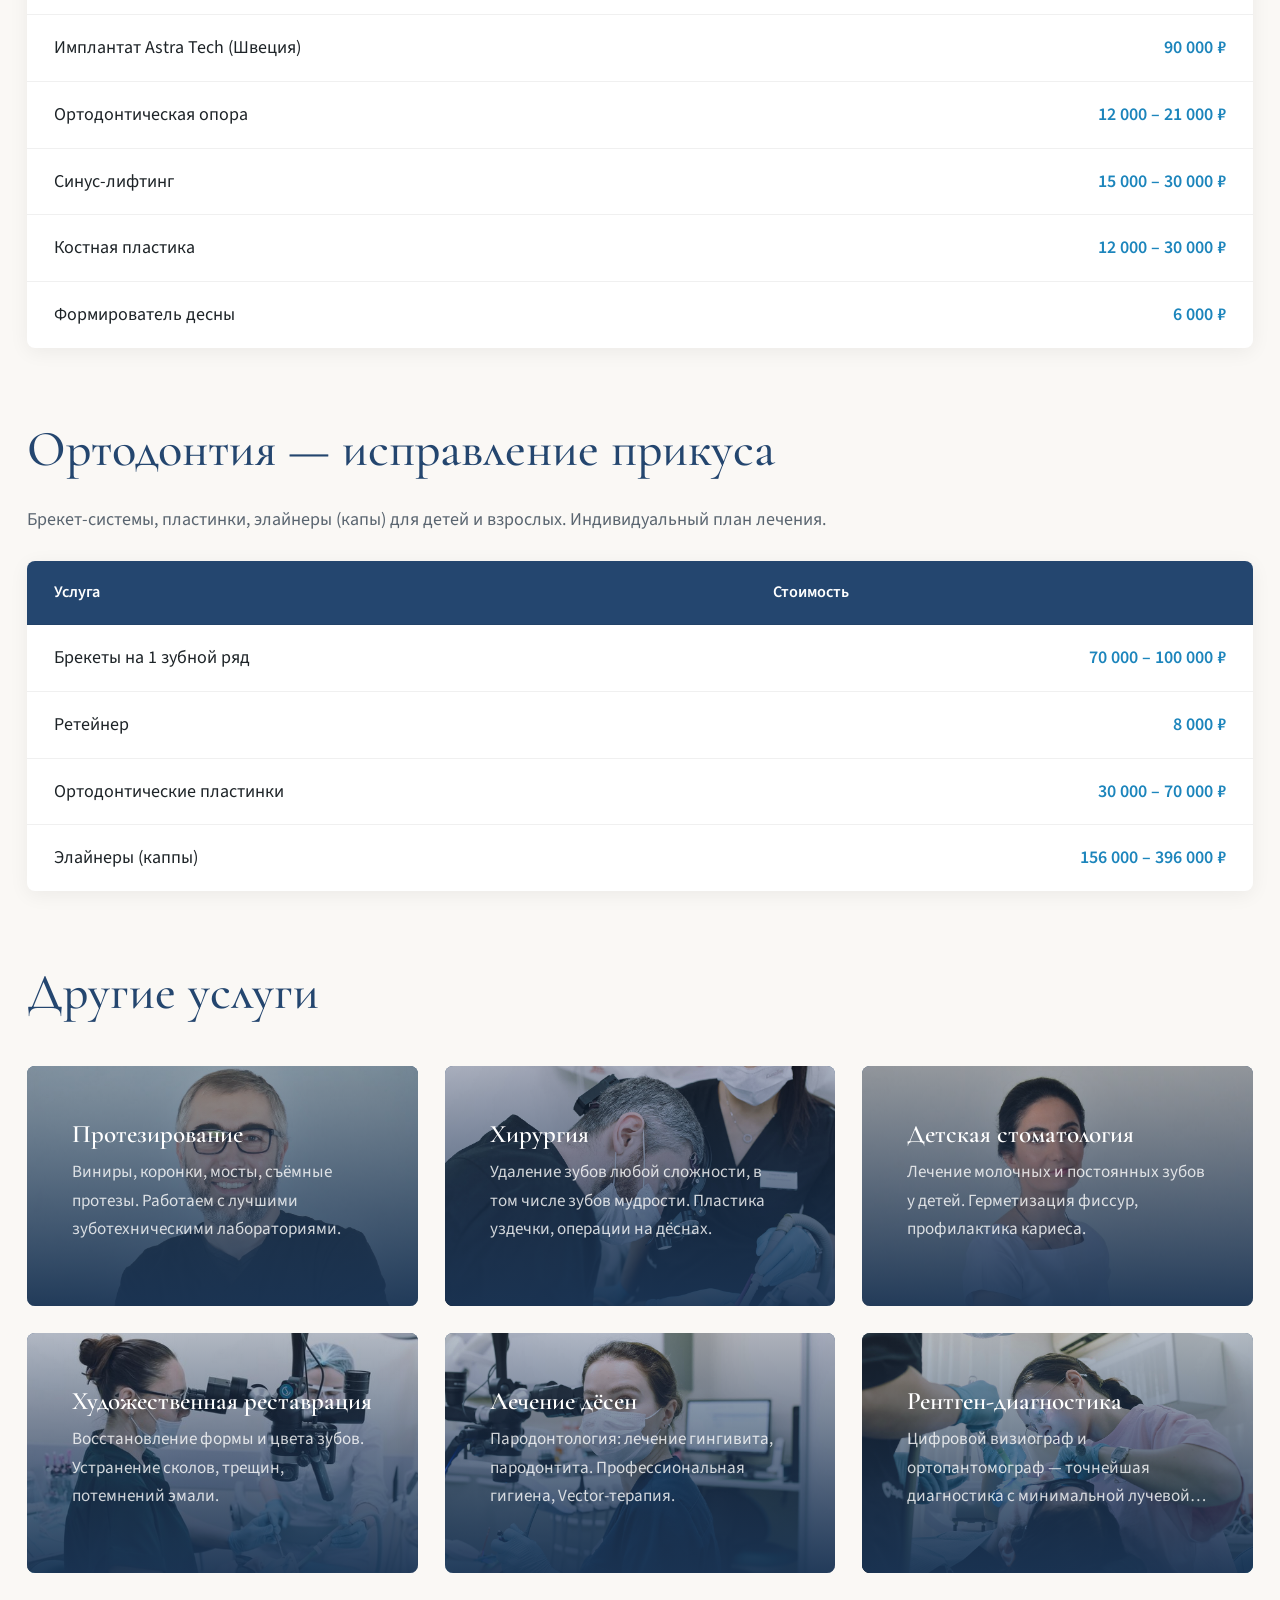
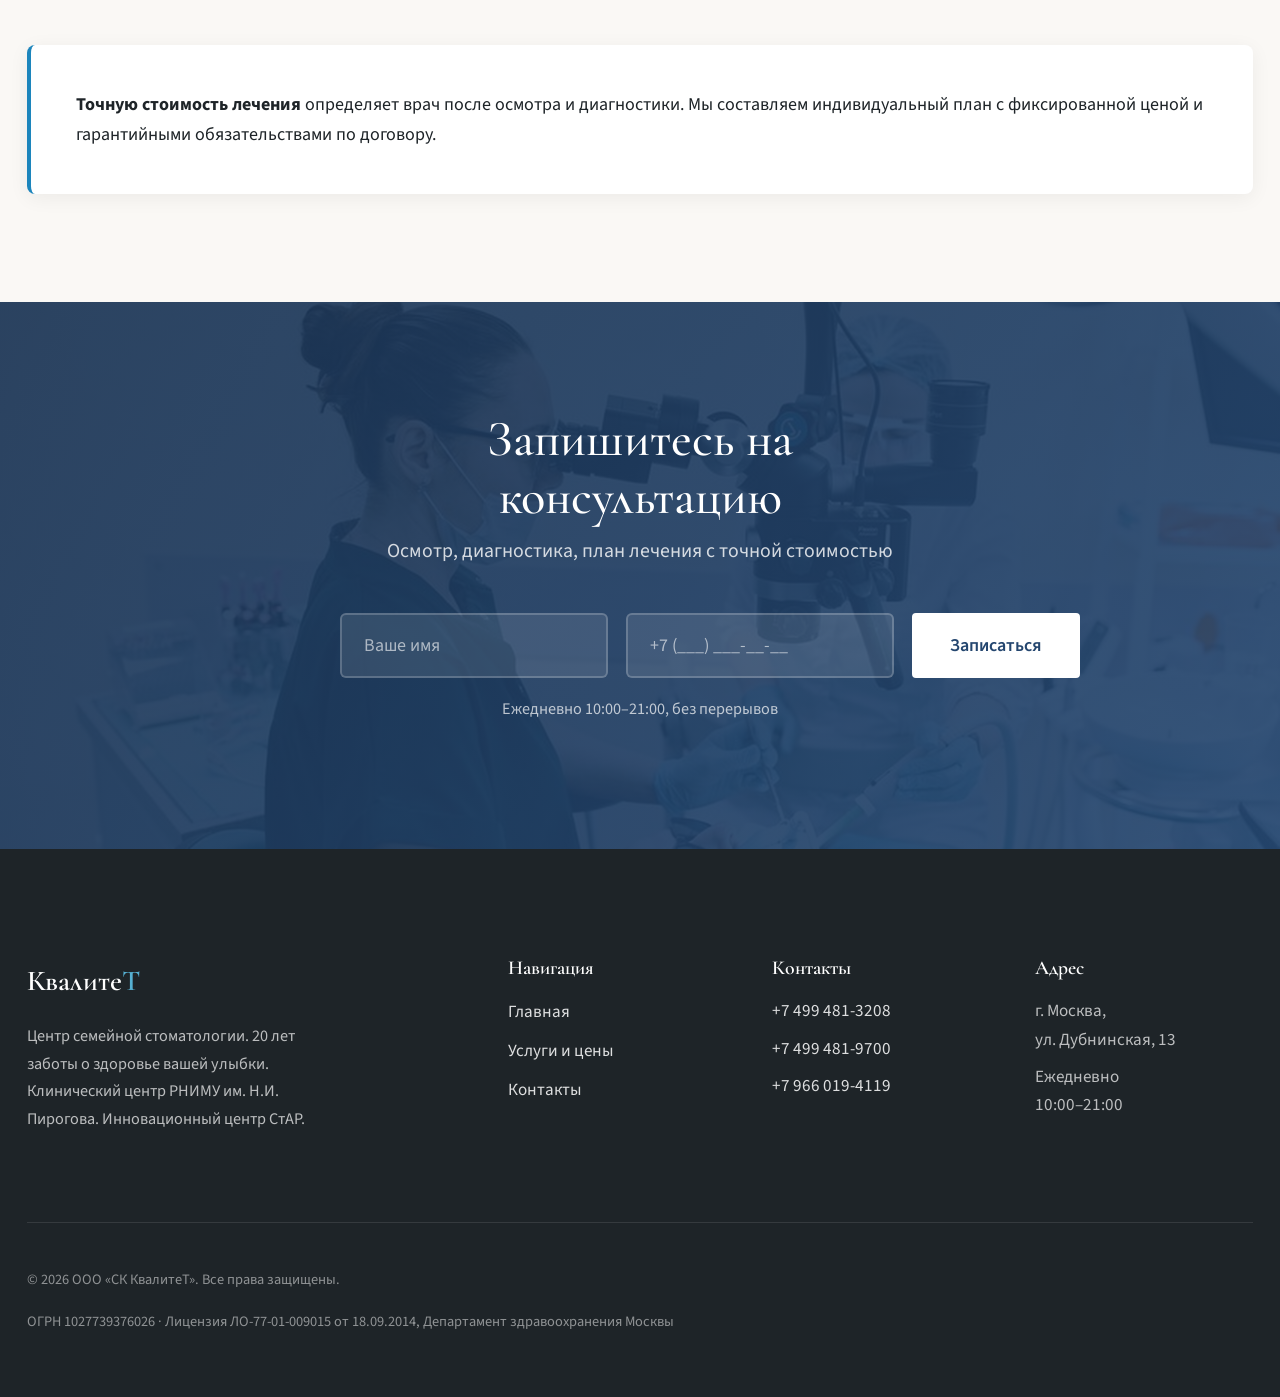
<file: kvalitet-clinic/uslugi.html>
<!DOCTYPE html>
<html lang="ru">
<head>
  <meta charset="UTF-8">
  <meta name="viewport" content="width=device-width, initial-scale=1.0">
  <title>Услуги и цены — КвалитеТ</title>
  <meta name="description" content="Стоматологические услуги и цены клиники КвалитеТ: терапия, имплантация, ортодонтия, детская стоматология.">
  
  <!-- Fonts -->
  <link rel="preconnect" href="https://fonts.googleapis.com">
  <link rel="preconnect" href="https://fonts.gstatic.com" crossorigin>
  <link href="https://fonts.googleapis.com/css2?family=Cormorant+Garamond:ital,wght@0,400;0,500;0,600;1,400;1,500&family=Source+Sans+3:wght@400;500;600&display=swap" rel="stylesheet">
  
  <link rel="stylesheet" href="css/style.css">
</head>
<body>

  <!-- HEADER -->
  <header class="header is-scrolled" id="header">
    <div class="container">
      <div class="header__inner">
        <a href="index.html" class="logo">
          <img src="img/logo-white.png" alt="КвалитеТ — семейный стоматологический центр" class="logo__img">
        </a>
        
        <nav class="nav">
          <ul class="nav__list">
            <li><a href="index.html" class="nav__link">Главная</a></li>
            <li><a href="uslugi.html" class="nav__link nav__link--active">Услуги и цены</a></li>
            <li><a href="kontakty.html" class="nav__link">Контакты</a></li>
          </ul>
        </nav>
        
        <a href="tel:+74994813208" class="header__phone">+7 499 481-3208</a>
        
        <button class="menu-toggle" aria-label="Меню" onclick="toggleMobileNav()">
          <span></span>
          <span></span>
          <span></span>
        </button>
      </div>
      
      <nav class="mobile-nav" id="mobileNav">
        <ul class="mobile-nav__list">
          <li><a href="index.html" class="mobile-nav__link">Главная</a></li>
          <li><a href="uslugi.html" class="mobile-nav__link">Услуги и цены</a></li>
          <li><a href="kontakty.html" class="mobile-nav__link">Контакты</a></li>
        </ul>
      </nav>
    </div>
  </header>

  <!-- PAGE HEADER -->
  <section class="page-header">
    <div class="container">
      <h1>Услуги и цены</h1>
      <p class="page-header__subtitle">Все виды стоматологической помощи для взрослых и детей</p>
    </div>
  </section>

  <!-- PRICE TABLES -->
  <section class="section">
    <div class="container">
      
      <!-- Терапия -->
      <div class="price-section fade-in">
        <h2>Терапевтическая стоматология</h2>
        <p class="text-muted mb-md">Лечение кариеса, пульпита, периодонтита. Работа под микроскопом для максимальной точности и сохранения тканей зуба.</p>
        
        <table class="price-table">
          <thead>
            <tr>
              <th>Услуга</th>
              <th>Стоимость</th>
            </tr>
          </thead>
          <tbody>
            <tr>
              <td>Анестезия</td>
              <td>1 300 ₽</td>
            </tr>
            <tr>
              <td>Лечение кариеса / восстановление зуба</td>
              <td>10 000 – 18 000 ₽</td>
            </tr>
            <tr>
              <td>Герметизация фиссур</td>
              <td>8 000 ₽</td>
            </tr>
            <tr>
              <td>Лечение ICON (без сверления)</td>
              <td>8 000 ₽</td>
            </tr>
            <tr>
              <td>Лечение пульпита</td>
              <td>10 000 – 40 000 ₽</td>
            </tr>
            <tr>
              <td>Лечение периодонтита</td>
              <td>7 000 – 40 000 ₽</td>
            </tr>
          </tbody>
        </table>
      </div>

      <!-- Имплантация -->
      <div class="price-section fade-in">
        <h2>Имплантология</h2>
        <p class="text-muted mb-md">Установка зубных имплантатов ведущих мировых производителей. Синус-лифтинг, костная пластика, формирование десны.</p>
        
        <table class="price-table">
          <thead>
            <tr>
              <th>Услуга</th>
              <th>Стоимость</th>
            </tr>
          </thead>
          <tbody>
            <tr>
              <td>Имплантат Straumann (Швейцария)</td>
              <td>80 000 ₽</td>
            </tr>
            <tr>
              <td>Имплантат Osstem (Корея)</td>
              <td>80 000 ₽</td>
            </tr>
            <tr>
              <td>Имплантат Xive (Германия)</td>
              <td>80 000 ₽</td>
            </tr>
            <tr>
              <td>Имплантат Astra Tech (Швеция)</td>
              <td>90 000 ₽</td>
            </tr>
            <tr>
              <td>Ортодонтическая опора</td>
              <td>12 000 – 21 000 ₽</td>
            </tr>
            <tr>
              <td>Синус-лифтинг</td>
              <td>15 000 – 30 000 ₽</td>
            </tr>
            <tr>
              <td>Костная пластика</td>
              <td>12 000 – 30 000 ₽</td>
            </tr>
            <tr>
              <td>Формирователь десны</td>
              <td>6 000 ₽</td>
            </tr>
          </tbody>
        </table>
      </div>

      <!-- Ортодонтия -->
      <div class="price-section fade-in">
        <h2>Ортодонтия — исправление прикуса</h2>
        <p class="text-muted mb-md">Брекет-системы, пластинки, элайнеры (капы) для детей и взрослых. Индивидуальный план лечения.</p>
        
        <table class="price-table">
          <thead>
            <tr>
              <th>Услуга</th>
              <th>Стоимость</th>
            </tr>
          </thead>
          <tbody>
            <tr>
              <td>Брекеты на 1 зубной ряд</td>
              <td>70 000 – 100 000 ₽</td>
            </tr>
            <tr>
              <td>Ретейнер</td>
              <td>8 000 ₽</td>
            </tr>
            <tr>
              <td>Ортодонтические пластинки</td>
              <td>30 000 – 70 000 ₽</td>
            </tr>
            <tr>
              <td>Элайнеры (каппы)</td>
              <td>156 000 – 396 000 ₽</td>
            </tr>
          </tbody>
        </table>
      </div>

      <!-- Другие услуги -->
      <div class="price-section fade-in">
        <h2>Другие услуги</h2>
        
        <div class="services-grid" style="margin-top: var(--space-lg);">
          <div class="service-card" style="min-height: 240px;">
            <div class="service-card__bg">
              <img src="img/clinic-action-1.jpg" alt="Протезирование">
            </div>
            <div class="service-card__overlay"></div>
            <div class="service-card__content">
              <h3 class="service-card__title">Протезирование</h3>
              <p class="service-card__desc">Виниры, коронки, мосты, съёмные протезы. Работаем с лучшими зуботехническими лабораториями.</p>
            </div>
          </div>
          
          <div class="service-card" style="min-height: 240px;">
            <div class="service-card__bg">
              <img src="img/dentist-loupes.jpg" alt="Хирургия">
            </div>
            <div class="service-card__overlay"></div>
            <div class="service-card__content">
              <h3 class="service-card__title">Хирургия</h3>
              <p class="service-card__desc">Удаление зубов любой сложности, в том числе зубов мудрости. Пластика уздечки, операции на дёснах.</p>
            </div>
          </div>
          
          <div class="service-card" style="min-height: 240px;">
            <div class="service-card__bg">
              <img src="img/clinic-action-2.jpg" alt="Детская стоматология">
            </div>
            <div class="service-card__overlay"></div>
            <div class="service-card__content">
              <h3 class="service-card__title">Детская стоматология</h3>
              <p class="service-card__desc">Лечение молочных и постоянных зубов у детей. Герметизация фиссур, профилактика кариеса.</p>
            </div>
          </div>
          
          <div class="service-card" style="min-height: 240px;">
            <div class="service-card__bg">
              <img src="img/microscope.jpg" alt="Художественная реставрация">
            </div>
            <div class="service-card__overlay"></div>
            <div class="service-card__content">
              <h3 class="service-card__title">Художественная реставрация</h3>
              <p class="service-card__desc">Восстановление формы и цвета зубов. Устранение сколов, трещин, потемнений эмали.</p>
            </div>
          </div>
          
          <div class="service-card" style="min-height: 240px;">
            <div class="service-card__bg">
              <img src="img/clinic-action-3.jpg" alt="Лечение дёсен">
            </div>
            <div class="service-card__overlay"></div>
            <div class="service-card__content">
              <h3 class="service-card__title">Лечение дёсен</h3>
              <p class="service-card__desc">Пародонтология: лечение гингивита, пародонтита. Профессиональная гигиена, Vector-терапия.</p>
            </div>
          </div>
          
          <div class="service-card" style="min-height: 240px;">
            <div class="service-card__bg">
              <img src="img/hero-treatment.jpg" alt="Рентген-диагностика">
            </div>
            <div class="service-card__overlay"></div>
            <div class="service-card__content">
              <h3 class="service-card__title">Рентген-диагностика</h3>
              <p class="service-card__desc">Цифровой визиограф и ортопантомограф — точнейшая диагностика с минимальной лучевой нагрузкой.</p>
            </div>
          </div>
        </div>
      </div>

      <!-- Note -->
      <div class="note-box fade-in">
        <p class="mb-0">
          <strong>Точную стоимость лечения</strong> определяет врач после осмотра и диагностики. 
          Мы составляем индивидуальный план с фиксированной ценой и гарантийными обязательствами по договору.
        </p>
      </div>

    </div>
  </section>

  <!-- BOOKING -->
  <section class="section section--navy booking" id="booking">
    <div class="booking__bg">
      <img src="img/microscope.jpg" alt="">
    </div>
    <div class="booking__overlay"></div>
    <div class="container">
      <div class="booking__inner fade-in">
        <h2>Запишитесь на консультацию</h2>
        <p class="booking__subtitle">Осмотр, диагностика, план лечения с точной стоимостью</p>
        
        <form class="booking-form" onsubmit="handleSubmit(event)">
          <input type="text" class="form-input" placeholder="Ваше имя" required>
          <input type="tel" class="form-input" placeholder="+7 (___) ___-__-__" required>
          <button type="submit" class="btn btn--primary">Записаться</button>
        </form>
        
        <p class="text-sm" style="margin-top: var(--space-sm); opacity: 0.7;">
          Ежедневно 10:00–21:00, без перерывов
        </p>
      </div>
    </div>
  </section>

  <!-- FOOTER -->
  <footer class="footer">
    <div class="container">
      <div class="footer__grid">
        <div class="footer__brand">
          <div class="footer__logo">Квалите<span>Т</span></div>
          <p class="footer__desc">
            Центр семейной стоматологии. 20 лет заботы о здоровье вашей улыбки. 
            Клинический центр РНИМУ им. Н.И. Пирогова. Инновационный центр СтАР.
          </p>
        </div>
        
        <div>
          <h4 class="footer__title">Навигация</h4>
          <ul class="footer__list">
            <li><a href="index.html">Главная</a></li>
            <li><a href="uslugi.html">Услуги и цены</a></li>
            <li><a href="kontakty.html">Контакты</a></li>
          </ul>
        </div>
        
        <div>
          <h4 class="footer__title">Контакты</h4>
          <p class="footer__contact-item"><a href="tel:+74994813208">+7 499 481-3208</a></p>
          <p class="footer__contact-item"><a href="tel:+74994819700">+7 499 481-9700</a></p>
          <p class="footer__contact-item"><a href="tel:+79660194119">+7 966 019-4119</a></p>
        </div>
        
        <div>
          <h4 class="footer__title">Адрес</h4>
          <p class="footer__contact-item">г. Москва,<br>ул. Дубнинская, 13</p>
          <p class="footer__contact-item">Ежедневно<br>10:00–21:00</p>
        </div>
      </div>
      
      <div class="footer__bottom">
        <p>© 2026 ООО «СК КвалитеТ». Все права защищены.</p>
        <p class="footer__legal">
          ОГРН 1027739376026 · Лицензия ЛО-77-01-009015 от 18.09.2014, Департамент здравоохранения Москвы
        </p>
      </div>
    </div>
  </footer>

  <script>
    // Mobile nav toggle
    function toggleMobileNav() {
      document.getElementById('mobileNav').classList.toggle('is-open');
    }
    
    // Form handler
    function handleSubmit(e) {
      e.preventDefault();
      alert('Спасибо! Мы перезвоним вам в ближайшее время.');
    }
    
    // Intersection Observer for fade-in animations
    const observerOptions = {
      root: null,
      rootMargin: '0px',
      threshold: 0.1
    };
    
    const fadeObserver = new IntersectionObserver((entries) => {
      entries.forEach(entry => {
        if (entry.isIntersecting) {
          entry.target.classList.add('is-visible');
          fadeObserver.unobserve(entry.target);
        }
      });
    }, observerOptions);
    
    // Observe all fade-in elements
    document.querySelectorAll('.fade-in').forEach(el => {
      fadeObserver.observe(el);
    });
    
    // Respect reduced motion
    if (window.matchMedia('(prefers-reduced-motion: reduce)').matches) {
      document.querySelectorAll('.fade-in').forEach(el => {
        el.classList.add('is-visible');
      });
    }
  </script>

</body>
</html>
</file>
<file: kvalitet-clinic/css/style.css>
/* КвалитеТ — Premium Redesign 2026 */
/* Brand colors from qualityclinic.ru */

:root {
  /* Brand palette */
  --cyan-primary: #1c85bc;
  --cyan-hover: #2a93c9;
  --cyan-light: #56b0d2;
  --navy: #24466f;
  --navy-dark: #1a3454;
  --ink: #1e2428;
  --paper: #faf8f5;
  --paper-warm: #f5f2ed;
  --white: #ffffff;
  
  /* Typography */
  --font-display: 'Cormorant Garamond', Georgia, serif;
  --font-body: 'Source Sans 3', 'Segoe UI', sans-serif;
  
  /* Spacing */
  --space-xs: 0.5rem;
  --space-sm: 1rem;
  --space-md: 1.5rem;
  --space-lg: 2.5rem;
  --space-xl: 4rem;
  --space-2xl: 6rem;
  --space-3xl: 8rem;
  
  /* Transitions */
  --transition: 0.3s cubic-bezier(0.4, 0, 0.2, 1);
  --transition-slow: 0.6s cubic-bezier(0.4, 0, 0.2, 1);
}

/* Reset & Base */
*, *::before, *::after {
  box-sizing: border-box;
  margin: 0;
  padding: 0;
}

html {
  font-size: 18px;
  scroll-behavior: smooth;
}

body {
  font-family: var(--font-body);
  font-weight: 400;
  line-height: 1.65;
  color: var(--ink);
  background-color: var(--paper);
  -webkit-font-smoothing: antialiased;
  overflow-x: hidden;
}

img {
  max-width: 100%;
  height: auto;
  display: block;
}

a {
  color: var(--cyan-primary);
  text-decoration: none;
  transition: color var(--transition);
}

a:hover {
  color: var(--navy);
}

/* Typography */
h1, h2, h3, h4 {
  font-family: var(--font-display);
  font-weight: 500;
  line-height: 1.15;
  color: var(--navy);
}

h1 {
  font-size: clamp(2.5rem, 6vw, 4.5rem);
  font-weight: 600;
  letter-spacing: -0.02em;
}

h2 {
  font-size: clamp(1.8rem, 4vw, 2.8rem);
  margin-bottom: var(--space-md);
}

h3 {
  font-size: clamp(1.3rem, 3vw, 1.6rem);
  margin-bottom: var(--space-sm);
}

p {
  margin-bottom: var(--space-sm);
}

.text-sm {
  font-size: 0.9rem;
}

.text-muted {
  color: #5a6570;
}

/* Layout */
.container {
  width: 100%;
  max-width: 1280px;
  margin: 0 auto;
  padding: 0 var(--space-md);
}

.section {
  padding: var(--space-2xl) 0;
}

.section--alt {
  background-color: var(--paper-warm);
}

.section--navy {
  background-color: var(--navy);
  color: var(--white);
}

.section--navy h2,
.section--navy h3 {
  color: var(--white);
}

/* ===================== */
/* SCROLL ANIMATIONS */
/* ===================== */
.fade-in {
  opacity: 0;
  transform: translateY(30px);
  transition: opacity var(--transition-slow), transform var(--transition-slow);
}

.fade-in.is-visible {
  opacity: 1;
  transform: translateY(0);
}

@media (prefers-reduced-motion: reduce) {
  .fade-in {
    opacity: 1;
    transform: none;
    transition: none;
  }
  .hero__bg {
    animation: none !important;
  }
}

/* ===================== */
/* HEADER */
/* ===================== */
.header {
  position: fixed;
  top: 0;
  left: 0;
  right: 0;
  z-index: 1000;
  background: transparent;
  transition: background var(--transition), backdrop-filter var(--transition), box-shadow var(--transition);
}

.header.is-scrolled {
  background: rgba(255, 255, 255, 0.92);
  backdrop-filter: blur(12px);
  -webkit-backdrop-filter: blur(12px);
  box-shadow: 0 2px 20px rgba(0, 0, 0, 0.08);
}

.header__inner {
  display: flex;
  align-items: center;
  justify-content: space-between;
  padding: var(--space-sm) 0;
  gap: var(--space-md);
}

.logo {
  display: flex;
  align-items: center;
  transition: filter var(--transition);
}

.logo__img {
  height: 40px;
  width: auto;
}

/* On scrolled (white bg), invert the white text to dark */
.header.is-scrolled .logo {
  filter: brightness(0.2);
}

/* Text logo for inner pages */
.logo--text {
  font-family: var(--font-display);
  font-size: 1.6rem;
  font-weight: 600;
  color: var(--navy);
  letter-spacing: -0.01em;
  transition: color var(--transition);
}

.logo--text span {
  color: var(--cyan-primary);
}

.nav {
  display: none;
}

.nav__list {
  display: flex;
  gap: var(--space-lg);
  list-style: none;
}

.nav__link {
  font-size: 0.95rem;
  font-weight: 500;
  color: rgba(255, 255, 255, 0.9);
  padding: var(--space-xs) 0;
  position: relative;
  transition: color var(--transition);
}

.header.is-scrolled .nav__link {
  color: var(--ink);
}

.nav__link::after {
  content: '';
  position: absolute;
  bottom: 0;
  left: 0;
  width: 0;
  height: 2px;
  background: var(--cyan-light);
  transition: width var(--transition);
}

.header.is-scrolled .nav__link::after {
  background: var(--cyan-primary);
}

.nav__link:hover::after,
.nav__link--active::after {
  width: 100%;
}

.nav__link:hover {
  color: var(--white);
}

.header.is-scrolled .nav__link:hover {
  color: var(--cyan-primary);
}

.header__phone {
  font-weight: 600;
  font-size: 1.1rem;
  color: var(--white);
  white-space: nowrap;
  transition: color var(--transition);
}

.header.is-scrolled .header__phone {
  color: var(--navy);
}

.header__phone:hover {
  color: var(--cyan-light);
}

.header.is-scrolled .header__phone:hover {
  color: var(--cyan-primary);
}

/* Mobile menu toggle */
.menu-toggle {
  display: flex;
  flex-direction: column;
  gap: 5px;
  background: none;
  border: none;
  cursor: pointer;
  padding: var(--space-xs);
}

.menu-toggle span {
  display: block;
  width: 24px;
  height: 2px;
  background: var(--white);
  transition: var(--transition);
}

.header.is-scrolled .menu-toggle span {
  background: var(--navy);
}

@media (min-width: 900px) {
  .nav {
    display: block;
  }
  .menu-toggle {
    display: none;
  }
}

/* Mobile nav */
.mobile-nav {
  display: none;
  position: absolute;
  top: 100%;
  left: 0;
  right: 0;
  background: var(--white);
  box-shadow: 0 8px 30px rgba(0, 0, 0, 0.1);
  padding: var(--space-md);
}

.mobile-nav.is-open {
  display: block;
}

.mobile-nav__list {
  list-style: none;
  display: flex;
  flex-direction: column;
  gap: var(--space-sm);
}

.mobile-nav__link {
  display: block;
  font-size: 1.1rem;
  font-weight: 500;
  color: var(--ink);
  padding: var(--space-xs) 0;
}

/* ===================== */
/* HERO - CINEMATIC */
/* ===================== */
.hero {
  position: relative;
  min-height: 100vh;
  display: flex;
  align-items: center;
  justify-content: center;
  overflow: hidden;
}

.hero__bg {
  position: absolute;
  inset: 0;
  z-index: 0;
}

.hero__bg img {
  width: 100%;
  height: 100%;
  object-fit: cover;
  object-position: center 30%;
  animation: heroZoom 20s ease-out forwards;
}

@keyframes heroZoom {
  from {
    transform: scale(1.1);
  }
  to {
    transform: scale(1);
  }
}

.hero__overlay {
  position: absolute;
  inset: 0;
  background: linear-gradient(
    135deg,
    rgba(26, 52, 84, 0.85) 0%,
    rgba(28, 133, 188, 0.6) 50%,
    rgba(30, 36, 40, 0.75) 100%
  );
  z-index: 1;
}

.hero__content {
  position: relative;
  z-index: 2;
  max-width: 800px;
  text-align: center;
  padding: var(--space-3xl) var(--space-md);
  animation: fadeUp 1s ease-out 0.3s both;
}

@keyframes fadeUp {
  from {
    opacity: 0;
    transform: translateY(40px);
  }
  to {
    opacity: 1;
    transform: translateY(0);
  }
}

.hero__eyebrow {
  display: inline-block;
  font-size: 0.9rem;
  font-weight: 600;
  text-transform: uppercase;
  letter-spacing: 0.2em;
  color: var(--cyan-light);
  margin-bottom: var(--space-md);
  animation: fadeUp 1s ease-out 0.5s both;
}

.hero__title {
  color: var(--white);
  margin-bottom: var(--space-md);
  text-shadow: 0 2px 40px rgba(0, 0, 0, 0.3);
  animation: fadeUp 1s ease-out 0.7s both;
}

.hero__subtitle {
  font-size: 1.25rem;
  color: rgba(255, 255, 255, 0.9);
  margin-bottom: var(--space-lg);
  max-width: 600px;
  margin-left: auto;
  margin-right: auto;
  animation: fadeUp 1s ease-out 0.9s both;
}

.hero__actions {
  display: flex;
  flex-wrap: wrap;
  gap: var(--space-sm);
  justify-content: center;
  animation: fadeUp 1s ease-out 1.1s both;
}

.hero__scroll {
  position: absolute;
  bottom: var(--space-lg);
  left: 50%;
  transform: translateX(-50%);
  z-index: 2;
  color: rgba(255, 255, 255, 0.7);
  font-size: 0.85rem;
  text-transform: uppercase;
  letter-spacing: 0.1em;
  display: flex;
  flex-direction: column;
  align-items: center;
  gap: var(--space-xs);
  animation: fadeUp 1s ease-out 1.3s both;
}

.hero__scroll-line {
  width: 1px;
  height: 40px;
  background: linear-gradient(to bottom, rgba(255,255,255,0.7), transparent);
  animation: scrollPulse 2s ease-in-out infinite;
}

@keyframes scrollPulse {
  0%, 100% { opacity: 0.5; transform: scaleY(1); }
  50% { opacity: 1; transform: scaleY(1.2); }
}

/* ===================== */
/* BUTTONS */
/* ===================== */
.btn {
  display: inline-flex;
  align-items: center;
  justify-content: center;
  gap: var(--space-xs);
  padding: 1rem 2rem;
  font-family: var(--font-body);
  font-size: 1rem;
  font-weight: 600;
  border-radius: 4px;
  border: 2px solid transparent;
  cursor: pointer;
  transition: all var(--transition);
  text-align: center;
}

.btn--primary {
  background: var(--cyan-primary);
  color: var(--white);
  border-color: var(--cyan-primary);
}

.btn--primary:hover {
  background: var(--white);
  border-color: var(--white);
  color: var(--navy);
  transform: translateY(-2px);
  box-shadow: 0 8px 30px rgba(0, 0, 0, 0.2);
}

.btn--outline {
  background: transparent;
  color: var(--white);
  border-color: rgba(255, 255, 255, 0.5);
}

.btn--outline:hover {
  background: var(--white);
  border-color: var(--white);
  color: var(--navy);
  transform: translateY(-2px);
}

.btn--outline-dark {
  background: transparent;
  color: var(--navy);
  border-color: var(--navy);
}

.btn--outline-dark:hover {
  background: var(--navy);
  color: var(--white);
}

.btn--sm {
  padding: 0.7rem 1.4rem;
  font-size: 0.9rem;
}

/* ===================== */
/* STATS STRIP */
/* ===================== */
.stats {
  background: var(--navy);
  padding: var(--space-lg) 0;
}

.stats__grid {
  display: grid;
  grid-template-columns: repeat(2, 1fr);
  gap: var(--space-md);
  text-align: center;
}

@media (min-width: 768px) {
  .stats__grid {
    grid-template-columns: repeat(4, 1fr);
  }
}

.stat {
  padding: var(--space-sm);
}

.stat__number {
  font-family: var(--font-display);
  font-size: clamp(2.5rem, 5vw, 3.5rem);
  font-weight: 600;
  color: var(--cyan-light);
  line-height: 1;
  margin-bottom: var(--space-xs);
}

.stat__label {
  font-size: 0.9rem;
  color: rgba(255, 255, 255, 0.8);
  text-transform: uppercase;
  letter-spacing: 0.05em;
}

/* ===================== */
/* ABOUT / QUOTE */
/* ===================== */
.about {
  display: grid;
  gap: var(--space-xl);
}

@media (min-width: 900px) {
  .about {
    grid-template-columns: 1fr 2fr;
    align-items: start;
  }
}

.about__portrait {
  position: relative;
}

.about__portrait-img {
  width: 100%;
  max-width: 340px;
  aspect-ratio: 3 / 4;
  object-fit: cover;
  object-position: center top;
  border-radius: 8px;
  box-shadow: 0 20px 60px rgba(0, 0, 0, 0.15);
}

.about__portrait-label {
  margin-top: var(--space-sm);
  font-size: 0.9rem;
  color: var(--cyan-primary);
  font-weight: 500;
}

.about__content {
  display: flex;
  flex-direction: column;
  gap: var(--space-md);
}

.about__quote {
  font-family: var(--font-display);
  font-size: clamp(1.3rem, 3vw, 1.7rem);
  font-style: italic;
  color: var(--navy);
  line-height: 1.5;
  position: relative;
  padding-left: var(--space-lg);
}

.about__quote::before {
  content: '"';
  position: absolute;
  left: 0;
  top: -10px;
  font-size: 4rem;
  color: var(--cyan-light);
  font-family: var(--font-display);
  line-height: 1;
}

.about__author {
  margin-top: var(--space-md);
  font-style: normal;
  font-family: var(--font-body);
  font-size: 1rem;
  padding-left: var(--space-lg);
}

.about__author strong {
  display: block;
  font-weight: 600;
  color: var(--ink);
  font-size: 1.1rem;
}

.about__author span {
  color: #5a6570;
  font-size: 0.95rem;
}

.about__badges {
  display: flex;
  flex-wrap: wrap;
  gap: var(--space-sm);
  margin-top: var(--space-md);
  padding-left: var(--space-lg);
}

.badge {
  display: inline-block;
  padding: 0.5rem 1rem;
  font-size: 0.8rem;
  font-weight: 500;
  background: var(--paper-warm);
  color: var(--navy);
  border-radius: 4px;
  border: 1px solid rgba(0, 0, 0, 0.06);
}

/* ===================== */
/* SERVICES - IMAGE CARDS */
/* ===================== */
.services-grid {
  display: grid;
  grid-template-columns: repeat(auto-fit, minmax(300px, 1fr));
  gap: var(--space-md);
}

.service-card {
  position: relative;
  border-radius: 8px;
  overflow: hidden;
  background: var(--navy);
  min-height: 320px;
  display: flex;
  flex-direction: column;
  justify-content: flex-end;
  cursor: pointer;
  transition: transform var(--transition), box-shadow var(--transition);
}

.service-card:hover {
  transform: translateY(-8px);
  box-shadow: 0 20px 60px rgba(0, 0, 0, 0.2);
}

.service-card__bg {
  position: absolute;
  inset: 0;
  z-index: 0;
}

.service-card__bg img {
  width: 100%;
  height: 100%;
  object-fit: cover;
  transition: transform var(--transition-slow);
}

.service-card:hover .service-card__bg img {
  transform: scale(1.08);
}

.service-card__overlay {
  position: absolute;
  inset: 0;
  background: linear-gradient(
    to top,
    rgba(26, 52, 84, 0.95) 0%,
    rgba(26, 52, 84, 0.7) 40%,
    rgba(26, 52, 84, 0.3) 100%
  );
  z-index: 1;
}

.service-card__content {
  position: relative;
  z-index: 2;
  padding: var(--space-lg);
}

.service-card__icon {
  width: 48px;
  height: 48px;
  margin-bottom: var(--space-sm);
  display: flex;
  align-items: center;
  justify-content: center;
  background: var(--cyan-primary);
  border-radius: 50%;
}

.service-card__icon svg {
  width: 24px;
  height: 24px;
  stroke: var(--white);
  fill: none;
  stroke-width: 2;
  stroke-linecap: round;
  stroke-linejoin: round;
}

.service-card__title {
  font-family: var(--font-display);
  font-size: 1.4rem;
  font-weight: 600;
  color: var(--white);
  margin-bottom: var(--space-xs);
}

.service-card__desc {
  font-size: 0.95rem;
  color: rgba(255, 255, 255, 0.8);
  margin-bottom: var(--space-sm);
  display: -webkit-box;
  -webkit-line-clamp: 3;
  -webkit-box-orient: vertical;
  overflow: hidden;
}

.service-card__price {
  font-size: 1rem;
  font-weight: 600;
  color: var(--cyan-light);
}

/* ===================== */
/* DOCTORS - PORTRAIT CARDS */
/* ===================== */
.doctors-grid {
  display: grid;
  grid-template-columns: repeat(auto-fit, minmax(280px, 1fr));
  gap: var(--space-lg);
}

.doctor-card {
  text-align: center;
  transition: transform var(--transition);
}

.doctor-card:hover {
  transform: translateY(-8px);
}

.doctor-card__portrait {
  position: relative;
  width: 200px;
  height: 200px;
  margin: 0 auto var(--space-md);
  border-radius: 50%;
  overflow: hidden;
  box-shadow: 0 12px 40px rgba(0, 0, 0, 0.12);
}

.doctor-card__portrait img {
  width: 100%;
  height: 100%;
  object-fit: cover;
  object-position: center top;
  transition: transform var(--transition-slow);
}

.doctor-card:hover .doctor-card__portrait img {
  transform: scale(1.05);
}

.doctor-card__avatar {
  width: 200px;
  height: 200px;
  margin: 0 auto var(--space-md);
  background: linear-gradient(135deg, var(--cyan-light) 0%, var(--cyan-primary) 100%);
  border-radius: 50%;
  display: flex;
  align-items: center;
  justify-content: center;
  font-family: var(--font-display);
  font-size: 3rem;
  font-weight: 600;
  color: var(--white);
  box-shadow: 0 12px 40px rgba(28, 133, 188, 0.25);
  transition: transform var(--transition), box-shadow var(--transition);
}

.doctor-card:hover .doctor-card__avatar {
  transform: scale(1.05);
  box-shadow: 0 16px 50px rgba(28, 133, 188, 0.35);
}

.doctor-card__name {
  font-family: var(--font-display);
  font-size: 1.25rem;
  font-weight: 600;
  color: var(--navy);
  margin-bottom: var(--space-xs);
}

.doctor-card__title {
  font-size: 0.95rem;
  color: #5a6570;
}

/* ===================== */
/* REVIEWS */
/* ===================== */
.reviews {
  position: relative;
}

.reviews__bg {
  position: absolute;
  inset: 0;
  z-index: 0;
  opacity: 0.04;
}

.reviews__bg img {
  width: 100%;
  height: 100%;
  object-fit: cover;
}

.reviews .container {
  position: relative;
  z-index: 1;
}

.reviews-grid {
  display: grid;
  gap: var(--space-lg);
}

@media (min-width: 768px) {
  .reviews-grid {
    grid-template-columns: repeat(2, 1fr);
  }
}

.review-card {
  padding: var(--space-lg);
  background: var(--white);
  border-radius: 8px;
  box-shadow: 0 8px 40px rgba(0, 0, 0, 0.06);
  position: relative;
  transition: transform var(--transition), box-shadow var(--transition);
}

.review-card:hover {
  transform: translateY(-4px);
  box-shadow: 0 12px 50px rgba(0, 0, 0, 0.1);
}

.review-card::before {
  content: '"';
  position: absolute;
  top: var(--space-sm);
  right: var(--space-md);
  font-size: 5rem;
  font-family: var(--font-display);
  color: var(--cyan-light);
  opacity: 0.3;
  line-height: 1;
}

.review-card__text {
  font-size: 1.05rem;
  margin-bottom: var(--space-md);
  color: var(--ink);
  line-height: 1.7;
  position: relative;
  z-index: 1;
}

.review-card__author {
  font-weight: 600;
  color: var(--navy);
  font-size: 1rem;
}

.review-card__date {
  font-size: 0.85rem;
  color: #5a6570;
  margin-top: 2px;
}

/* ===================== */
/* BOOKING STRIP */
/* ===================== */
.booking {
  position: relative;
  padding: var(--space-2xl) 0;
  text-align: center;
  overflow: hidden;
}

.booking__bg {
  position: absolute;
  inset: 0;
  z-index: 0;
}

.booking__bg img {
  width: 100%;
  height: 100%;
  object-fit: cover;
}

.booking__overlay {
  position: absolute;
  inset: 0;
  background: linear-gradient(135deg, var(--navy-dark) 0%, var(--navy) 100%);
  opacity: 0.92;
  z-index: 1;
}

.booking__inner {
  position: relative;
  z-index: 2;
  max-width: 600px;
  margin: 0 auto;
}

.booking h2 {
  color: var(--white);
  margin-bottom: var(--space-xs);
}

.booking__subtitle {
  color: rgba(255,255,255,0.8);
  margin-bottom: var(--space-lg);
  font-size: 1.1rem;
}

.booking-form {
  display: grid;
  gap: var(--space-sm);
}

@media (min-width: 600px) {
  .booking-form {
    grid-template-columns: 1fr 1fr auto;
  }
}

.form-input {
  padding: 1rem 1.2rem;
  font-family: var(--font-body);
  font-size: 1rem;
  border: 2px solid rgba(255,255,255,0.2);
  border-radius: 6px;
  background: rgba(255,255,255,0.1);
  color: var(--white);
  transition: border-color var(--transition), background var(--transition);
}

.form-input::placeholder {
  color: rgba(255,255,255,0.6);
}

.form-input:focus {
  outline: none;
  border-color: var(--cyan-light);
  background: rgba(255,255,255,0.15);
}

.booking .btn--primary {
  background: var(--white);
  color: var(--navy);
  border-color: var(--white);
}

.booking .btn--primary:hover {
  background: var(--cyan-light);
  border-color: var(--cyan-light);
  color: var(--navy);
  transform: translateY(-2px);
}

/* ===================== */
/* FOOTER */
/* ===================== */
.footer {
  background: var(--ink);
  color: rgba(255,255,255,0.7);
  padding: var(--space-2xl) 0 var(--space-lg);
}

.footer a {
  color: rgba(255,255,255,0.85);
}

.footer a:hover {
  color: var(--cyan-light);
}

.footer__grid {
  display: grid;
  gap: var(--space-lg);
  margin-bottom: var(--space-xl);
}

@media (min-width: 768px) {
  .footer__grid {
    grid-template-columns: 2fr 1fr 1fr 1fr;
  }
}

.footer__brand {
  max-width: 300px;
}

.footer__logo {
  font-family: var(--font-display);
  font-size: 1.6rem;
  font-weight: 600;
  color: var(--white);
  margin-bottom: var(--space-sm);
}

.footer__logo span {
  color: var(--cyan-light);
}

.footer__desc {
  font-size: 0.9rem;
  line-height: 1.7;
}

.footer__title {
  font-family: var(--font-display);
  font-size: 1.1rem;
  font-weight: 600;
  color: var(--white);
  margin-bottom: var(--space-sm);
}

.footer__list {
  list-style: none;
}

.footer__list li {
  margin-bottom: var(--space-xs);
}

.footer__list a {
  font-size: 0.95rem;
}

.footer__contact-item {
  margin-bottom: var(--space-xs);
  font-size: 0.95rem;
}

.footer__bottom {
  padding-top: var(--space-lg);
  border-top: 1px solid rgba(255,255,255,0.1);
  font-size: 0.8rem;
  color: rgba(255,255,255,0.5);
}

.footer__legal {
  margin-top: var(--space-xs);
}

/* ===================== */
/* PRICE TABLES */
/* ===================== */
.price-section {
  margin-bottom: var(--space-xl);
}

.price-section:last-child {
  margin-bottom: 0;
}

.price-table {
  width: 100%;
  border-collapse: collapse;
  background: var(--white);
  border-radius: 8px;
  overflow: hidden;
  box-shadow: 0 4px 20px rgba(0,0,0,0.06);
}

.price-table th,
.price-table td {
  padding: var(--space-sm) var(--space-md);
  text-align: left;
  border-bottom: 1px solid rgba(0,0,0,0.06);
}

.price-table th {
  background: var(--navy);
  color: var(--white);
  font-weight: 600;
  font-size: 0.9rem;
}

.price-table tr:last-child td {
  border-bottom: none;
}

.price-table tr {
  transition: background var(--transition);
}

.price-table tr:hover td {
  background: var(--paper-warm);
}

.price-table td:last-child {
  text-align: right;
  font-weight: 600;
  color: var(--cyan-primary);
  white-space: nowrap;
}

/* ===================== */
/* CONTACTS PAGE */
/* ===================== */
.contact-grid {
  display: grid;
  gap: var(--space-md);
}

@media (min-width: 768px) {
  .contact-grid {
    grid-template-columns: repeat(2, 1fr);
  }
}

.contact-block {
  padding: var(--space-lg);
  background: var(--white);
  border-radius: 8px;
  box-shadow: 0 4px 20px rgba(0,0,0,0.06);
  transition: transform var(--transition), box-shadow var(--transition);
}

.contact-block:hover {
  transform: translateY(-4px);
  box-shadow: 0 12px 40px rgba(0,0,0,0.1);
}

.contact-block__title {
  font-family: var(--font-display);
  font-size: 1.2rem;
  font-weight: 600;
  color: var(--navy);
  margin-bottom: var(--space-sm);
  display: flex;
  align-items: center;
  gap: var(--space-sm);
}

.contact-block__icon {
  width: 40px;
  height: 40px;
  display: flex;
  align-items: center;
  justify-content: center;
  background: linear-gradient(135deg, var(--cyan-light) 0%, var(--cyan-primary) 100%);
  border-radius: 50%;
  flex-shrink: 0;
}

.contact-block__icon svg {
  width: 20px;
  height: 20px;
  stroke: var(--white);
  fill: none;
  stroke-width: 2;
}

.contact-block p {
  margin-bottom: var(--space-xs);
}

.contact-block a {
  font-weight: 500;
}

.map-container {
  width: 100%;
  height: 400px;
  border-radius: 8px;
  overflow: hidden;
  margin-top: var(--space-lg);
  box-shadow: 0 4px 20px rgba(0,0,0,0.1);
}

.map-container iframe {
  width: 100%;
  height: 100%;
  border: 0;
}

/* ===================== */
/* PAGE HEADER - INNER PAGES */
/* ===================== */
.page-header {
  position: relative;
  padding: calc(var(--space-3xl) + 60px) 0 var(--space-xl);
  background: var(--navy);
  text-align: center;
  overflow: hidden;
}

.page-header::before {
  content: '';
  position: absolute;
  top: 0;
  right: -10%;
  width: 50%;
  height: 100%;
  background: radial-gradient(ellipse at center, rgba(86, 176, 210, 0.15) 0%, transparent 70%);
}

.page-header h1 {
  color: var(--white);
  margin-bottom: var(--space-xs);
  position: relative;
}

.page-header__subtitle {
  color: rgba(255, 255, 255, 0.8);
  font-size: 1.15rem;
  position: relative;
}

/* ===================== */
/* UTILITIES */
/* ===================== */
.text-center {
  text-align: center;
}

.mb-0 {
  margin-bottom: 0;
}

.mb-sm {
  margin-bottom: var(--space-sm);
}

.mb-md {
  margin-bottom: var(--space-md);
}

.mb-lg {
  margin-bottom: var(--space-lg);
}

.section__header {
  max-width: 680px;
  margin-bottom: var(--space-xl);
}

.section__header--center {
  text-align: center;
  margin-left: auto;
  margin-right: auto;
}

/* Note box */
.note-box {
  margin-top: var(--space-xl);
  padding: var(--space-lg);
  background: var(--white);
  border-radius: 8px;
  border-left: 4px solid var(--cyan-primary);
  box-shadow: 0 4px 20px rgba(0,0,0,0.06);
}

/* Responsive */
@media (max-width: 480px) {
  html {
    font-size: 16px;
  }
  
  .hero {
    min-height: 100svh;
  }
  
  .section {
    padding: var(--space-xl) 0;
  }
  
  .hero__scroll {
    display: none;
  }
}
</file>
